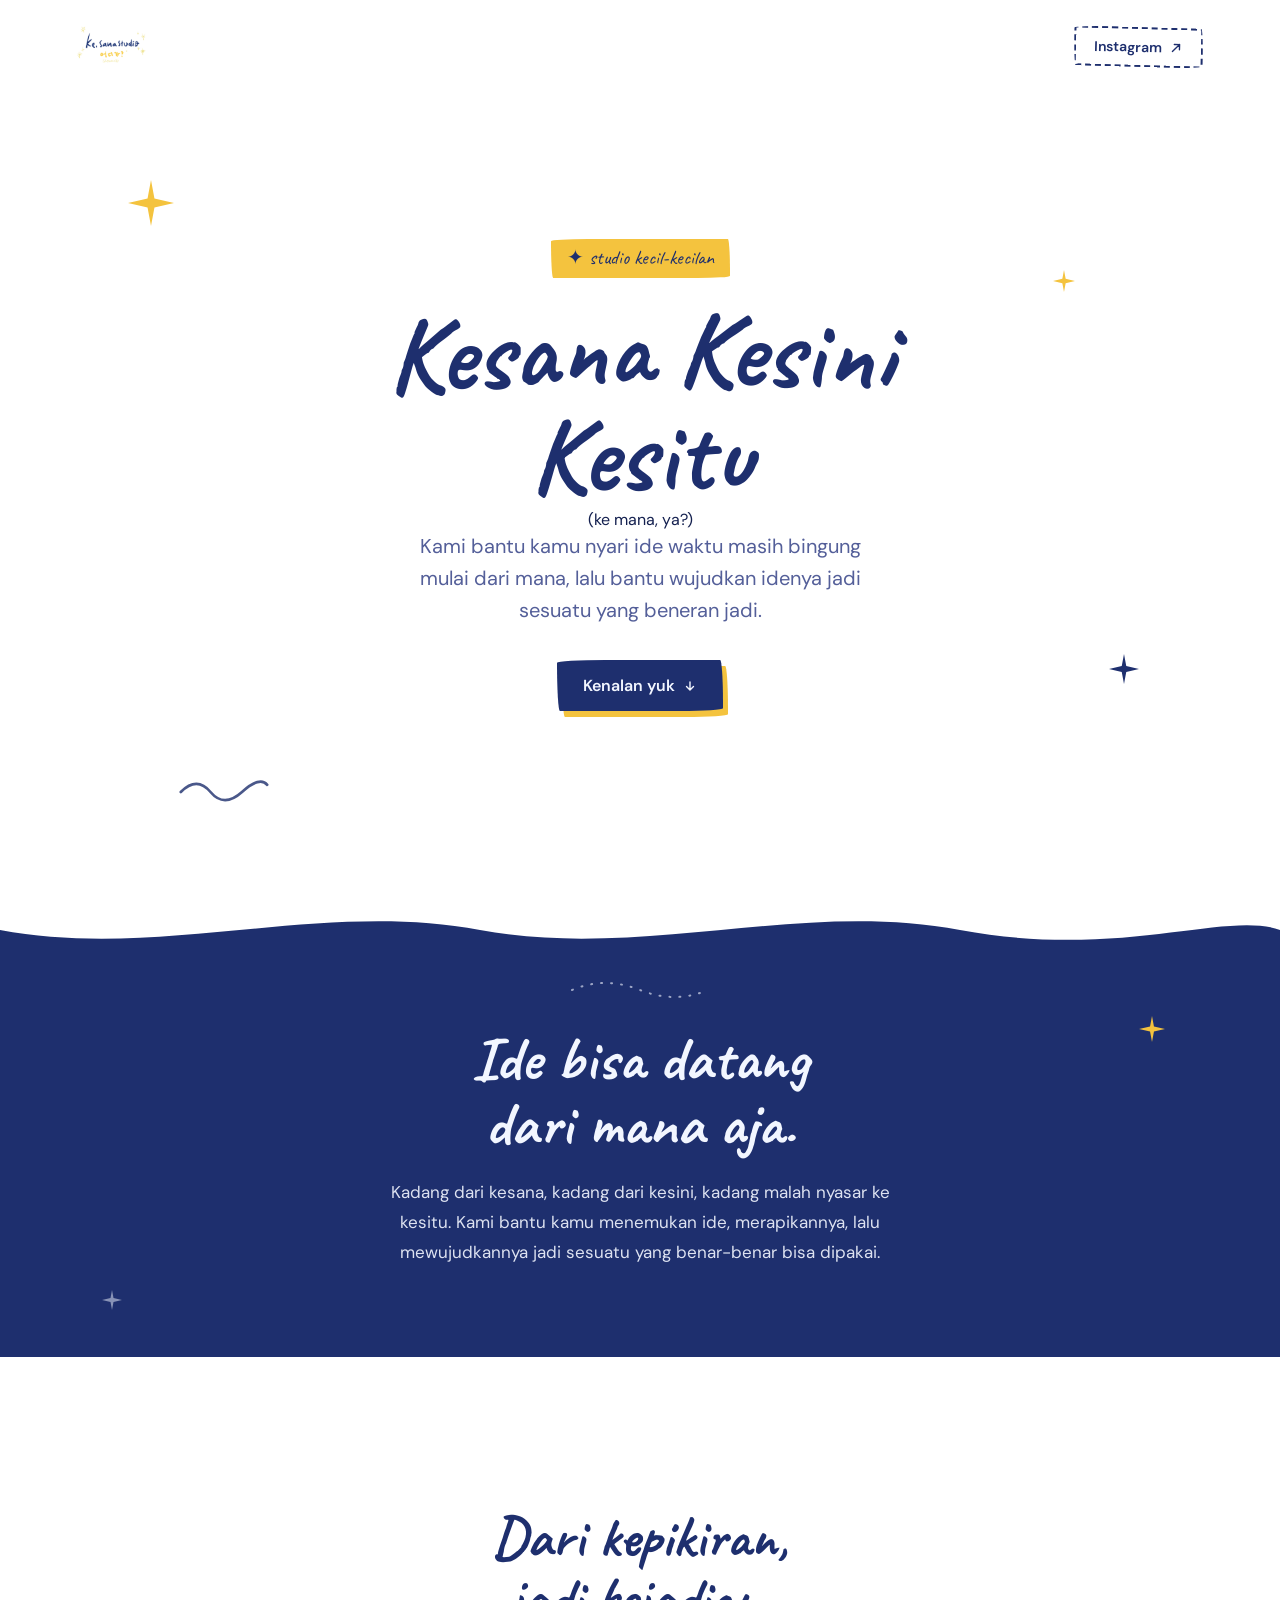
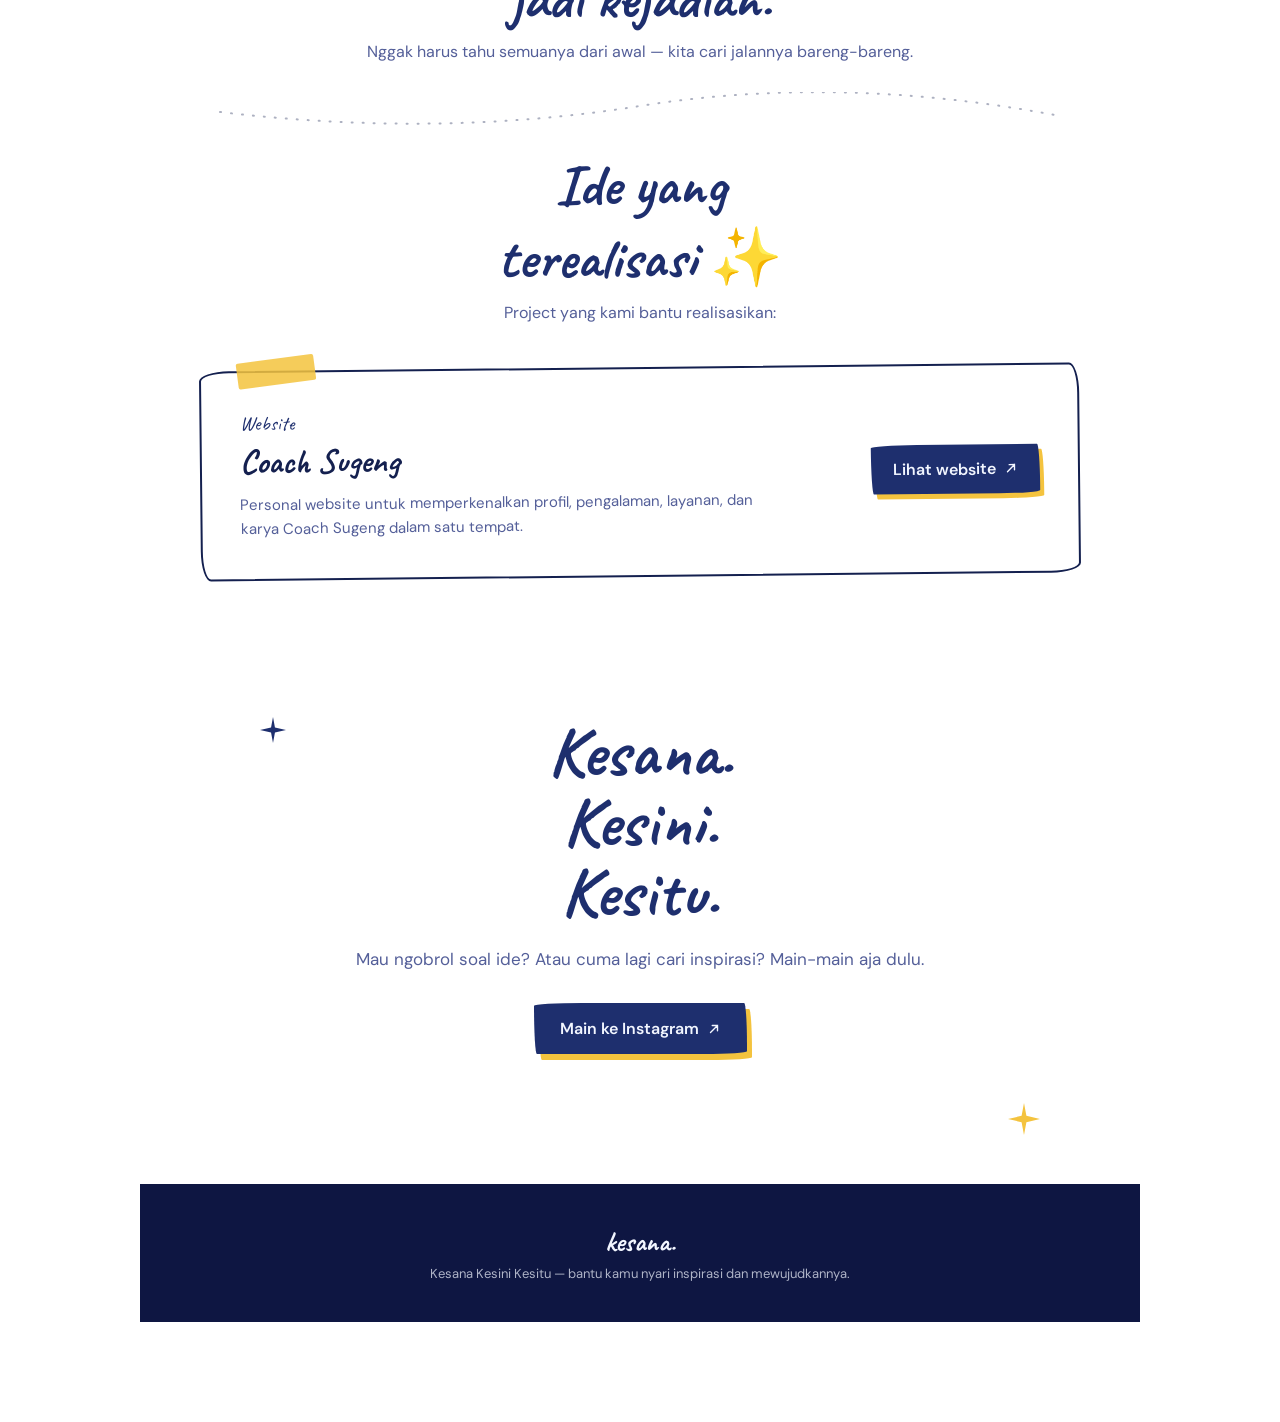
<file: index.html>
<!DOCTYPE html>
<html lang="id">
<head>
<meta charset="UTF-8">
<meta name="viewport" content="width=device-width, initial-scale=1.0">
<title>Kesana Studio — Kesana. Kesini. Kesitu.</title>
<meta name="description" content="Kesana Studio bantu kamu nyari inspirasi dan mewujudkannya jadi sesuatu yang nyata.">
<meta name="robots" content="index, follow">
<link rel="canonical" href="https://kesanastudio.site/">

<link rel="preconnect" href="https://fonts.googleapis.com">
<link rel="preconnect" href="https://fonts.gstatic.com" crossorigin>
<link href="https://fonts.googleapis.com/css2?family=Caveat:wght@500;600;700&family=DM+Sans:wght@400;500;600;700&display=swap" rel="stylesheet">

<style>
  :root {
    --bg: #FFFFFF;
    --surface: #FFFFFF;
    --ink: #14204F;
    --muted: #545F99;
    --navy: #1E2F6E;
    --navy-deep: #0E1642;
    --yellow: #F4C33E;
    --on-navy: #F2F6FF;
    --line: rgba(20, 32, 79, 0.35);
  }

  @media (prefers-color-scheme: dark) {
    :root:not([data-theme="light"]) {
      --bg: #0D1338;
      --surface: #171F52;
      --ink: #EAF0FF;
      --muted: #A7B0DE;
      --navy: #2B3D85;
      --navy-deep: #080B26;
      --on-navy: #EAF0FF;
      --line: rgba(234, 240, 255, 0.28);
    }
  }

  :root[data-theme="dark"] {
    --bg: #0D1338;
    --surface: #171F52;
    --ink: #EAF0FF;
    --muted: #A7B0DE;
    --navy: #2B3D85;
    --navy-deep: #080B26;
    --on-navy: #EAF0FF;
    --line: rgba(234, 240, 255, 0.28);
  }

  * { margin: 0; padding: 0; box-sizing: border-box; }
  html { scroll-behavior: smooth; }

  body {
    font-family: "DM Sans", sans-serif;
    background: var(--bg);
    color: var(--ink);
    overflow-x: hidden;
  }

  a { color: inherit; text-decoration: none; }
  img, svg { max-width: 100%; display: block; }

  a:focus-visible,
  button:focus-visible {
    outline: 3px solid var(--yellow);
    outline-offset: 3px;
  }

  @media (prefers-reduced-motion: reduce) {
    * { animation: none !important; transition: none !important; }
  }

  .brush { font-family: "Caveat", cursive; }

  .wrap { max-width: 1080px; margin: 0 auto; }

  /* ---------- doodle bits ---------- */

  .doodle { position: absolute; pointer-events: none; color: var(--navy); }
  .doodle.yellow { color: var(--yellow); }

  .note {
    display: inline-flex;
    align-items: center;
    gap: 8px;
    font-family: "Caveat", cursive;
    font-size: 20px;
    color: var(--navy);
    background: var(--yellow);
    padding: 6px 16px 8px;
    border-radius: 255px 15px 225px 15px / 15px 225px 15px 255px;
    transform: rotate(-2.5deg);
  }

  /* ---------- nav ---------- */

  nav {
    width: 100%;
    padding: 26px 6%;
    display: flex;
    justify-content: space-between;
    align-items: center;
    position: absolute;
    top: 0; left: 0;
    z-index: 10;
  }

  .logo img {
    height: 42px;
    display: block;
  }

  .nav-link {
    font-family: "DM Sans", sans-serif;
    font-size: 14px;
    font-weight: 600;
    color: var(--navy);
    padding: 9px 18px;
    border: 2px dashed var(--navy);
    border-radius: 255px 15px 225px 15px / 15px 225px 15px 255px;
    display: inline-flex;
    align-items: center;
    gap: 7px;
    transform: rotate(1.5deg);
    transition: transform 0.2s ease, background 0.2s ease;
    background: var(--surface);
  }
  .nav-link:hover { transform: rotate(0deg) translateY(-2px); }

  /* ---------- hero ---------- */

  .hero {
    min-height: 100vh;
    padding: 150px 6% 100px;
    display: flex;
    align-items: center;
    justify-content: center;
    position: relative;
  }

  .hero-content {
    max-width: 720px;
    text-align: center;
    position: relative;
    z-index: 2;
  }

  .hero-content > * { opacity: 0; animation: settle 0.7s ease forwards; }
  .hero-content .note { animation-delay: 0.05s; }
  .hero-content h1 { animation-delay: 0.2s; }
  .hero-content .aside { animation-delay: 0.35s; }
  .hero-content p { animation-delay: 0.5s; }
  .hero-content .hero-button { animation-delay: 0.65s; }

  @keyframes settle {
    from { opacity: 0; transform: translateY(14px); }
    to { opacity: 1; transform: translateY(0); }
  }

  .hero h1 {
    font-family: "Caveat", cursive;
    font-weight: 700;
    font-size: clamp(56px, 11vw, 108px);
    line-height: 0.95;
    color: var(--navy);
    margin: 22px 0 4px;
  }
  .hero h1 span { display: inline-block; }
  .hero h1 span:nth-child(1) { transform: rotate(-2deg); }
  .hero h1 span:nth-child(2) { transform: rotate(1.5deg); }
  .hero h1 span:nth-child(3) { transform: rotate(-1deg); }

  .hero .aside {
    font-family: "Caveat", cursive;
    font-size: clamp(24px, 4vw, 32px);
    color: var(--yellow);
    -webkit-text-stroke: 1px var(--navy);
    margin-bottom: 26px;
  }

  .hero p {
    font-size: clamp(17px, 2.2vw, 20px);
    line-height: 1.6;
    color: var(--muted);
    max-width: 480px;
    margin: 0 auto;
  }

  .hero-button {
    display: inline-flex;
    align-items: center;
    gap: 8px;
    margin-top: 34px;
    background: var(--navy);
    color: var(--on-navy);
    font-weight: 600;
    padding: 15px 26px;
    border-radius: 255px 15px 225px 15px / 15px 225px 15px 255px;
    box-shadow: 5px 6px 0 var(--yellow);
    transition: transform 0.15s ease, box-shadow 0.15s ease;
  }
  .hero-button:hover {
    transform: translate(3px, 3px);
    box-shadow: 2px 3px 0 var(--yellow);
  }

  .doodle-star { width: 34px; }
  .hero .star-a { top: 20%; left: 10%; width: 46px; }
  .hero .star-b { bottom: 24%; right: 11%; width: 30px; }
  .hero .star-c { top: 30%; right: 16%; width: 22px; }
  .hero .squiggle { bottom: 10%; left: 14%; width: 90px; opacity: 0.8; }

  /* ---------- wave dividers ---------- */

  .wave { display: block; width: 100%; line-height: 0; }
  .wave svg { width: 100%; height: 60px; }

  /* ---------- about (navy block) ---------- */

  .about {
    background: var(--navy);
    color: var(--on-navy);
    position: relative;
    padding: 20px 6% 90px;
    overflow: hidden;
  }

  .about-inner {
    max-width: 680px;
    margin: 0 auto;
    text-align: center;
    position: relative;
    z-index: 2;
  }

  .about h2 {
    font-family: "Caveat", cursive;
    font-weight: 700;
    font-size: clamp(40px, 7vw, 62px);
    line-height: 1.05;
    margin-bottom: 22px;
  }

  .about p {
    font-size: 17px;
    line-height: 1.75;
    opacity: 0.9;
    max-width: 540px;
    margin: 0 auto;
  }

  .route-line { margin: 0 auto 26px; width: 140px; }

  /* ---------- services ---------- */

  .services { background: var(--bg); padding: 90px 6% 100px; position: relative; }

  .services-inner { max-width: 1000px; margin: 0 auto; }

  .services-head { text-align: center; margin-bottom: 20px; }

  .services-head h2 {
    font-family: "Caveat", cursive;
    font-weight: 700;
    color: var(--navy);
    font-size: clamp(40px, 6vw, 58px);
    line-height: 1.05;
  }

  .services-head p {
    margin-top: 12px;
    color: var(--muted);
    font-size: 16px;
  }

  .route-desktop { display: block; margin: 30px 0 -10px; }
  .route-desktop svg { width: 100%; height: 46px; color: var(--line); }

  .cards {
    display: grid;
    grid-template-columns: repeat(3, 1fr);
    gap: 28px;
    position: relative;
    z-index: 2;
  }

  .card {
    background: var(--surface);
    border: 2px solid var(--ink);
    border-radius: 26px 8px 26px 8px / 8px 26px 8px 26px;
    padding: 30px 26px 32px;
    position: relative;
  }
  .card:nth-child(1) { transform: rotate(-1.4deg); }
  .card:nth-child(2) { transform: rotate(0.9deg); }
  .card:nth-child(3) { transform: rotate(-0.6deg); }

  .stop-badge {
    width: 40px; height: 40px;
    border: 2px solid var(--navy);
    border-radius: 50%;
    display: flex; align-items: center; justify-content: center;
    font-family: "Caveat", cursive;
    font-weight: 700;
    font-size: 20px;
    color: var(--navy);
    margin-bottom: 18px;
  }

  .card h3 {
    font-family: "Caveat", cursive;
    font-weight: 700;
    font-size: 30px;
    color: var(--navy);
    margin-bottom: 8px;
  }

  .card p { font-size: 15px; line-height: 1.65; color: var(--muted); }

  /* ---------- work ---------- */

  .work { background: var(--bg); padding: 20px 6% 110px; }

  .work-inner { max-width: 900px; margin: 0 auto; text-align: center; }

  .work h2 {
    font-family: "Caveat", cursive;
    font-weight: 700;
    color: var(--navy);
    font-size: clamp(40px, 6vw, 58px);
    margin-bottom: 8px;
  }

  .work-intro { color: var(--muted); margin-bottom: 44px; font-size: 16px; }

  .project {
    background: var(--surface);
    border: 2px solid var(--ink);
    border-radius: 30px 10px 30px 10px / 10px 30px 10px 30px;
    padding: 38px;
    display: flex;
    align-items: center;
    justify-content: space-between;
    gap: 30px;
    text-align: left;
    position: relative;
    transform: rotate(-0.6deg);
  }

  .tape {
    position: absolute;
    width: 78px; height: 26px;
    background: var(--yellow);
    opacity: 0.85;
    top: -14px; left: 36px;
    transform: rotate(-7deg);
    border-radius: 2px;
  }

  .project-info small {
    font-family: "Caveat", cursive;
    font-size: 20px;
    color: var(--navy);
  }

  .project-info h3 {
    font-family: "Caveat", cursive;
    font-weight: 700;
    font-size: 34px;
    color: var(--ink);
    margin: 4px 0 10px;
  }

  .project-info p { max-width: 520px; line-height: 1.6; color: var(--muted); font-size: 15px; }

  .project-button {
    flex-shrink: 0;
    display: inline-flex;
    align-items: center;
    gap: 8px;
    background: var(--navy);
    color: var(--on-navy);
    padding: 14px 22px;
    border-radius: 255px 15px 225px 15px / 15px 225px 15px 255px;
    font-weight: 600;
    white-space: nowrap;
    box-shadow: 4px 5px 0 var(--yellow);
    transition: transform 0.15s ease, box-shadow 0.15s ease;
  }
  .project-button:hover { transform: translate(2px, 2px); box-shadow: 2px 3px 0 var(--yellow); }

  /* ---------- cta ---------- */

  .cta { padding: 30px 6% 130px; text-align: center; position: relative; }

  .cta-inner { max-width: 620px; margin: 0 auto; position: relative; z-index: 2; }

  .cta h2 {
    font-family: "Caveat", cursive;
    font-weight: 700;
    font-size: clamp(44px, 7vw, 70px);
    line-height: 1;
    color: var(--navy);
    margin-bottom: 18px;
  }

  .cta p { font-size: 17px; line-height: 1.65; color: var(--muted); margin-bottom: 30px; }

  .instagram-button {
    display: inline-flex;
    align-items: center;
    gap: 8px;
    background: var(--navy);
    color: var(--on-navy);
    padding: 15px 26px;
    border-radius: 255px 15px 225px 15px / 15px 225px 15px 255px;
    font-weight: 600;
    box-shadow: 5px 6px 0 var(--yellow);
    transition: transform 0.15s ease, box-shadow 0.15s ease;
  }
  .instagram-button:hover { transform: translate(3px, 3px); box-shadow: 2px 3px 0 var(--yellow); }

  /* ---------- footer ---------- */

  footer {
    background: var(--navy-deep);
    color: var(--on-navy);
    padding: 40px 6%;
    text-align: center;
  }
  footer .footer-logo { font-family: "Caveat", cursive; font-weight: 700; font-size: 28px; margin-bottom: 6px; }
  footer p { font-size: 13px; opacity: 0.7; }

  /* ---------- responsive ---------- */

  @media (max-width: 800px) {
    nav { padding: 20px 5%; }
    .logo { font-size: 28px; }
    .nav-link { padding: 8px 14px; font-size: 12px; }
    .hero { padding: 140px 6% 80px; }
    .cards { grid-template-columns: 1fr; }
    .card:nth-child(1), .card:nth-child(2), .card:nth-child(3) { transform: none; }
    .route-desktop { display: none; }
    .project { flex-direction: column; align-items: flex-start; padding: 30px; }
    .project-button { width: 100%; justify-content: center; }
    .hero .star-a, .hero .star-b, .hero .star-c, .hero .squiggle { opacity: 0.5; }
  }
</style>
</head>
<body>

<nav>
  <a href="/" class="logo"><img src="[data-uri]" alt="Kesana Studio"></a>
  <a href="https://www.instagram.com/ke.sanastudio/" target="_blank" class="nav-link">
    Instagram
    <svg width="14" height="14" viewBox="0 0 24 24" fill="none" stroke="currentColor" stroke-width="2.4" stroke-linecap="round"><path d="M6 18 L18 6 M9 6 h9 v9"/></svg>
  </a>
</nav>

<section class="hero">

  <svg class="doodle star-a doodle-star yellow" viewBox="0 0 40 40" fill="currentColor"><path d="M20 0 L23 16 L40 20 L23 24 L20 40 L17 24 L0 20 L17 16 Z"/></svg>
  <svg class="doodle star-b doodle-star" viewBox="0 0 40 40" fill="currentColor"><path d="M20 0 L23 16 L40 20 L23 24 L20 40 L17 24 L0 20 L17 16 Z"/></svg>
  <svg class="doodle star-c doodle-star yellow" viewBox="0 0 40 40" fill="currentColor"><path d="M20 0 L23 16 L40 20 L23 24 L20 40 L17 24 L0 20 L17 16 Z"/></svg>
  <svg class="doodle squiggle" viewBox="0 0 100 40" fill="none" stroke="currentColor" stroke-width="3" stroke-linecap="round"><path d="M2 20 Q 20 2, 35 20 T 70 20 T 98 12"/></svg>

  <div class="hero-content">
    <span class="note">✦ studio kecil-kecilan</span>
    <h1><span>Kesana</span> <span>Kesini</span> <span>Kesitu</span></h1>
    <div class=>(ke mana, ya?)</div>
    <p>Kami bantu kamu nyari ide waktu masih bingung mulai dari mana,
    lalu bantu wujudkan idenya jadi sesuatu yang beneran jadi.</p>
    <a href="#tentang" class="hero-button">
      Kenalan yuk
      <svg width="14" height="14" viewBox="0 0 24 24" fill="none" stroke="currentColor" stroke-width="2.4" stroke-linecap="round"><path d="M12 5v14M6 13l6 6 6-6"/></svg>
    </a>
  </div>
</section>

<div class="wave">
  <svg viewBox="0 0 1200 60" preserveAspectRatio="none"><path d="M0,30 C150,60 300,0 450,30 C600,60 750,0 900,30 C1050,60 1150,10 1200,30 L1200,60 L0,60 Z" fill="var(--navy)"/></svg>
</div>

<section class="about" id="tentang">
  <svg class="doodle yellow" style="top:14%; right:9%; width:26px;" viewBox="0 0 40 40" fill="currentColor"><path d="M20 0 L23 16 L40 20 L23 24 L20 40 L17 24 L0 20 L17 16 Z"/></svg>
  <svg class="doodle" style="bottom:12%; left:8%; width:20px; color:var(--on-navy); opacity:0.5;" viewBox="0 0 40 40" fill="currentColor"><path d="M20 0 L23 16 L40 20 L23 24 L20 40 L17 24 L0 20 L17 16 Z"/></svg>

  <div class="about-inner">
    <svg class="route-line" viewBox="0 0 140 20" fill="none" stroke="var(--on-navy)" stroke-width="2" stroke-dasharray="1 9" stroke-linecap="round" opacity="0.6"><path d="M2 10 Q 35 -4, 70 10 T 138 10"/></svg>
    <h2>Ide bisa datang<br>dari mana aja.</h2>
    <p>Kadang dari kesana, kadang dari kesini, kadang malah nyasar ke kesitu.
    Kami bantu kamu menemukan ide, merapikannya, lalu mewujudkannya jadi sesuatu
    yang benar-benar bisa dipakai.</p>
  </div>
</section>

<div class="wave" style="transform: rotate(180deg);">
  <svg viewBox="0 0 1200 60" preserveAspectRatio="none"><path d="M0,30 C150,60 300,0 450,30 C600,60 750,0 900,30 C1050,60 1150,10 1200,30 L1200,60 L0,60 Z" fill="var(--bg)"/></svg>
</div>

<section class="services">
  <div class="services-inner">
    <div class="services-head">
      <h2>Dari kepikiran,<br>jadi kejadian.</h2>
      <p>Nggak harus tahu semuanya dari awal — kita cari jalannya bareng-bareng.</p>
    </div>

    <div class="route-desktop">
      <svg viewBox="0 0 1000 46" fill="none" stroke="currentColor" stroke-width="2" stroke-dasharray="1 10" stroke-linecap="round"><path d="M80 20 Q 300 46, 500 14 T 920 24"/></svg>
    </div>

<section class="work">
  <div class="work-inner">
    <h2>Ide yang<br>terealisasi ✨</h2>
    <p class="work-intro">Project yang kami bantu realisasikan:</p>

    <div class="project">
      <div class="tape"></div>
      <div class="project-info">
        <small class="brush">Website</small>
        <h3>Coach Sugeng</h3>
        <p>Personal website untuk memperkenalkan profil, pengalaman, layanan,
        dan karya Coach Sugeng dalam satu tempat.</p>
      </div>
      <a href="/profilecoachsugeng/" class="project-button">
        Lihat website
        <svg width="14" height="14" viewBox="0 0 24 24" fill="none" stroke="currentColor" stroke-width="2.4" stroke-linecap="round"><path d="M6 18 L18 6 M9 6 h9 v9"/></svg>
      </a>
    </div>
  </div>
</section>

<section class="cta">
  <svg class="doodle" style="top:6%; left:12%; width:26px;" viewBox="0 0 40 40" fill="currentColor"><path d="M20 0 L23 16 L40 20 L23 24 L20 40 L17 24 L0 20 L17 16 Z"/></svg>
  <svg class="doodle yellow" style="bottom:10%; right:10%; width:32px;" viewBox="0 0 40 40" fill="currentColor"><path d="M20 0 L23 16 L40 20 L23 24 L20 40 L17 24 L0 20 L17 16 Z"/></svg>

  <div class="cta-inner">
    <h2>Kesana.<br>Kesini.<br>Kesitu.</h2>
    <p>Mau ngobrol soal ide? Atau cuma lagi cari inspirasi? Main-main aja dulu.</p>
    <a href="https://www.instagram.com/ke.sanastudio/" target="_blank" class="instagram-button">
      Main ke Instagram
      <svg width="14" height="14" viewBox="0 0 24 24" fill="none" stroke="currentColor" stroke-width="2.4" stroke-linecap="round"><path d="M6 18 L18 6 M9 6 h9 v9"/></svg>
    </a>
  </div>
</section>

<footer>
  <div class="footer-logo">kesana.</div>
  <p>Kesana Kesini Kesitu — bantu kamu nyari inspirasi dan mewujudkannya.</p>
</footer>

</body>
</html>
</file>
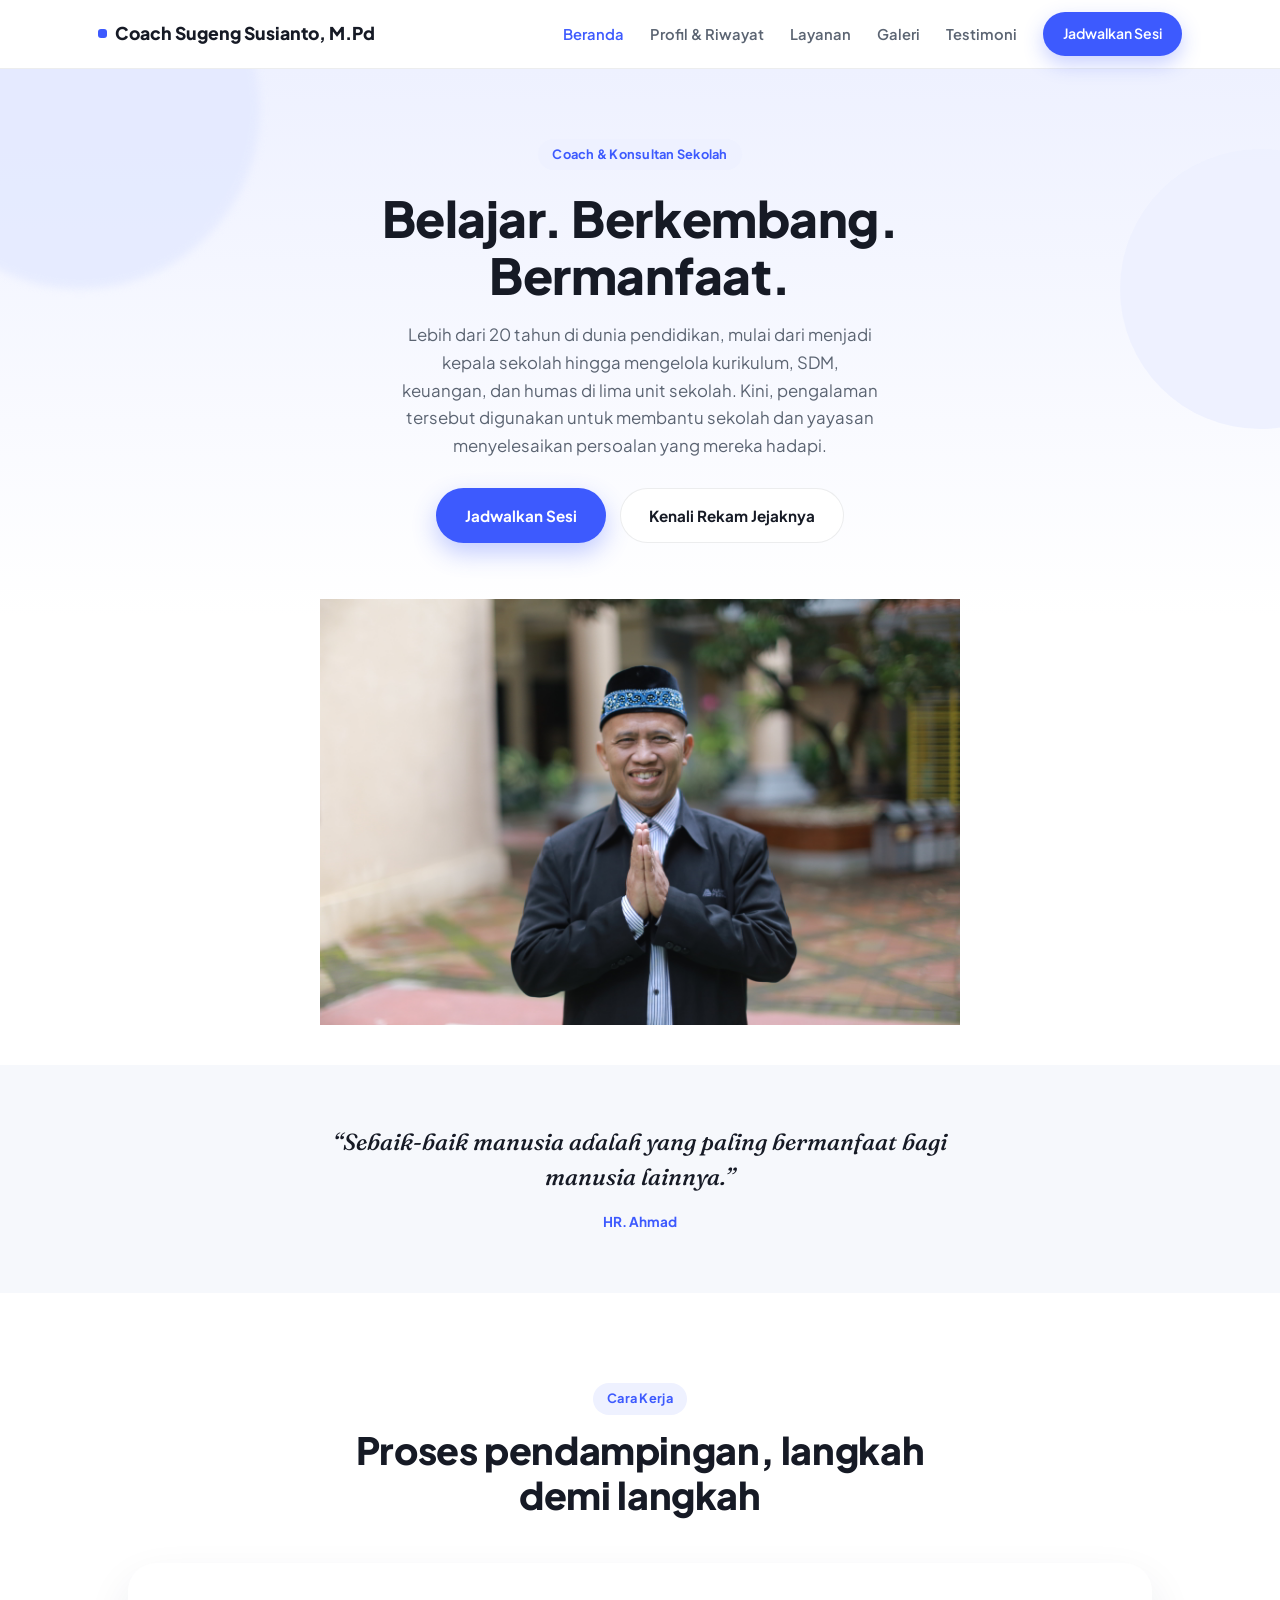
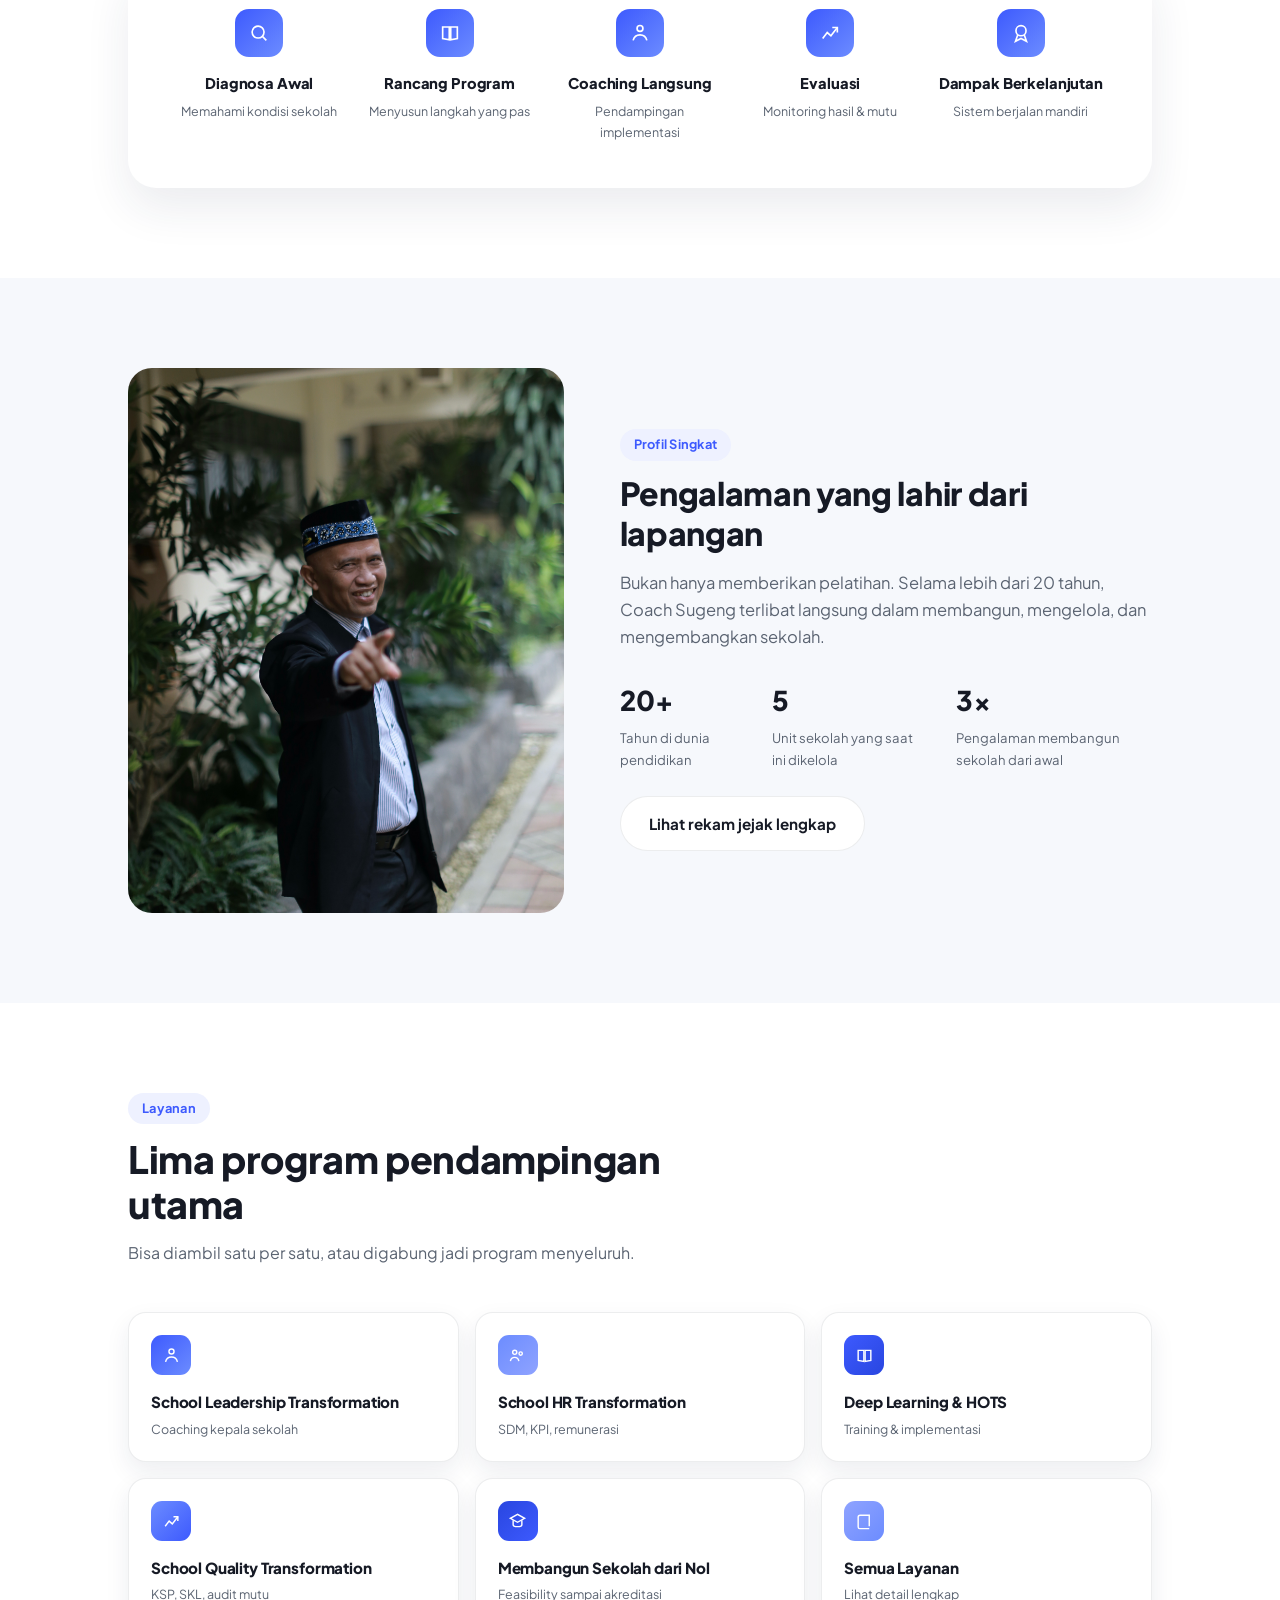
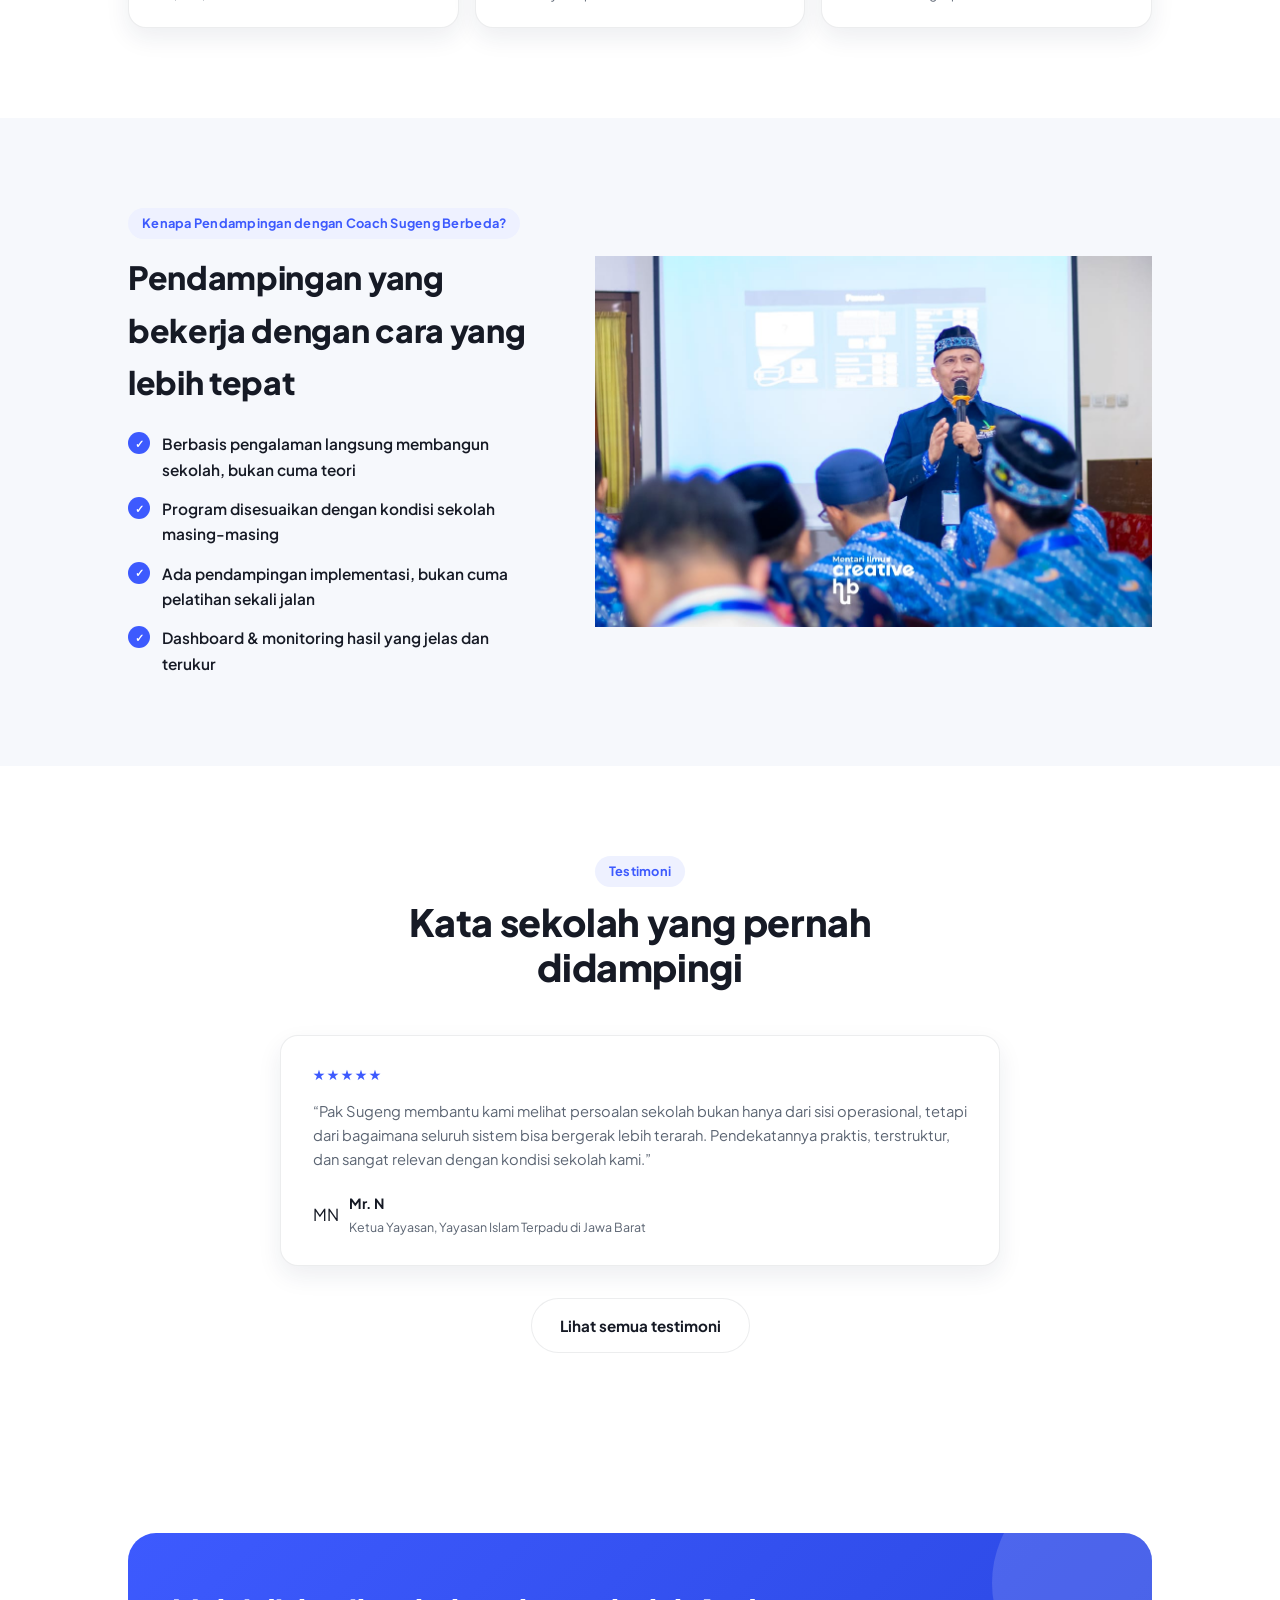
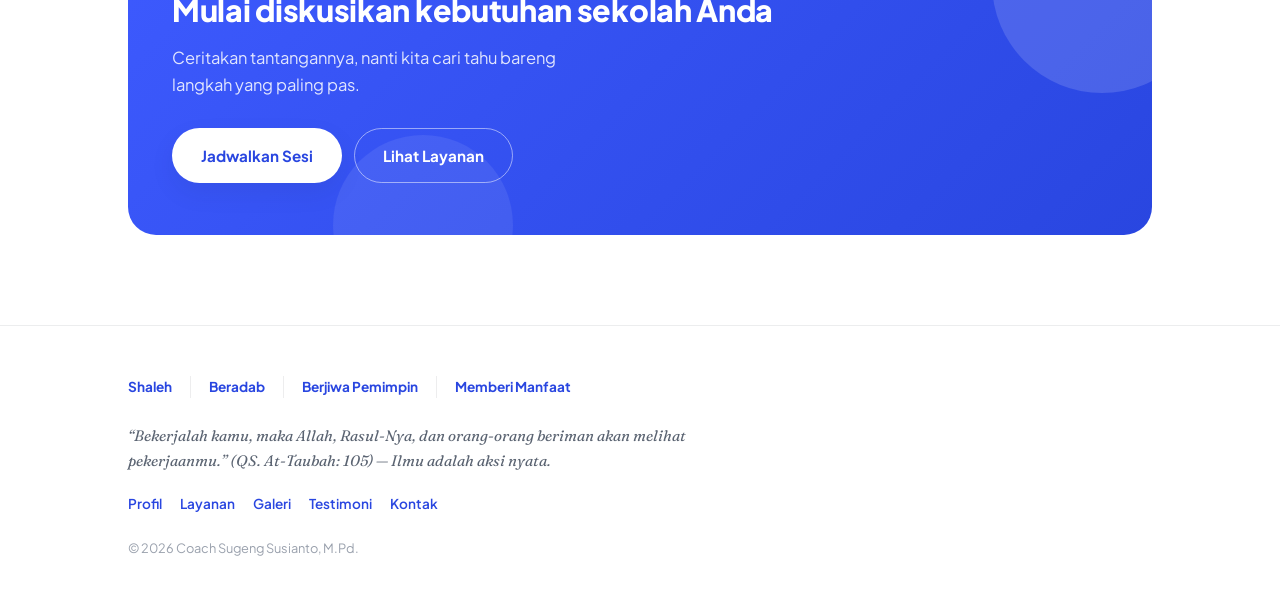
<file: profilecoachsugeng/index.html>
<!DOCTYPE html>
<html lang="id">
<head>
<meta charset="UTF-8">
<meta name="viewport" content="width=device-width, initial-scale=1.0">
<title>Sugeng Susianto, M.Pd — Coach &amp; Konsultan Sekolah</title>
<link rel="stylesheet" href="style.css">
<style>
  .hero{ position:relative; padding: 70px 0 40px; overflow:hidden; background: linear-gradient(180deg, var(--blue-pale) 0%, var(--white) 55%); }
  .hero::before{ content:""; position:absolute; top:-140px; left:-100px; width:360px; height:360px; background: var(--blue-pale-2); border-radius:50%; filter: blur(4px); opacity:.8; }
  .hero::after{ content:""; position:absolute; top:80px; right:-120px; width:280px; height:280px; background: var(--blue-pale); border-radius:50%; opacity:.9; }
  .hero .wrap{ position:relative; }
  .hero-head{ max-width: 640px; margin: 0 auto; text-align:center; }
  .hero-head .section-label{ }
  .hero-head h1{ font-size: clamp(2.1rem, 4.6vw, 3.1rem); line-height: 1.14; margin-top: 8px; }
  .hero-head h1 span{ color: var(--blue); }
  .hero-head p{ margin-top: 18px; color: var(--body-c); font-size: 1.05rem; max-width: 480px; margin-left:auto; margin-right:auto; }
  .hero-ctas{ margin-top: 28px; display:flex; gap:14px; justify-content:center; flex-wrap: wrap; }

  .hero-visual{ position:relative; max-width: 640px; margin: 56px auto 0; }
  .hero-photo-frame{ position:relative; z-index:1; border-radius: 28px; overflow:hidden; aspect-ratio: 16/10; background: var(--ink); box-shadow: var(--shadow); }
  .hero-photo-frame img{ width:100%; height:100%; object-fit:cover; object-position: center 15%; }
  .hero-photo-frame .chip{ position:absolute; top:16px; left:16px; background: rgba(0,0,0,0.45); color:#fff; font-size:.72rem; font-weight:700; padding: 6px 11px; border-radius: 100px; display:flex; align-items:center; gap:6px; }
  .hero-photo-frame .chip .dot{ width:7px; height:7px; border-radius:50%; background:#ff5b5b; }
  .float-card{ position:absolute; z-index:2; background: var(--white); border-radius: 16px; box-shadow: var(--shadow); padding: 16px 18px; }
  .float-quote{ top: -18px; left: -34px; max-width: 200px; }
  .float-quote p{ font-family:"Fraunces", serif; font-style:italic; font-size: .85rem; color: var(--ink); line-height:1.45; }
  .float-quote span{ display:block; margin-top:8px; font-size:.75rem; color: var(--blue); font-weight:700; font-style:normal; }
  .float-stat{ bottom: -22px; right: -30px; text-align:right; }
  .float-stat .num{ font-size: 1.5rem; font-weight:800; color: var(--ink); }
  .float-stat .lbl{ font-size: .78rem; color: var(--body-c); margin-top:2px; }
  @media (max-width: 720px){ .float-card{ display:none; } .hero-visual{ margin-top: 40px; } }

  .process-panel{ background: var(--white); border-radius: 28px; box-shadow: var(--shadow); padding: 46px 40px; }
  .process-row{ display:grid; grid-template-columns: repeat(5,1fr); gap: 8px; align-items:start; position:relative; }
  .process-step{ text-align:center; padding: 0 6px; }
  .process-step .icon-badge{ width:48px; height:48px; border-radius:14px; margin:0 auto 14px; background: linear-gradient(135deg, var(--blue) 0%, var(--blue-2) 100%); display:flex; align-items:center; justify-content:center; }
  .process-step svg{ width:22px; height:22px; stroke:#fff; fill:none; stroke-width:1.8; }
  .process-step h3{ font-size: .92rem; color: var(--ink); }
  .process-step p{ font-size: .78rem; color: var(--body-c); margin-top:6px; }
  .process-arrow{ position:absolute; top:22px; font-size:1.1rem; color: var(--blue-pale-2); }
  @media (max-width: 860px){ .process-row{ grid-template-columns: 1fr 1fr; gap: 28px; } .process-panel{ padding: 32px 22px; } }
  @media (max-width: 520px){ .process-row{ grid-template-columns: 1fr; } }

  .split{ display:grid; grid-template-columns: 0.9fr 1.1fr; gap: 56px; align-items:center; }
  .split-photo{ border-radius: 24px; overflow:hidden; aspect-ratio: 4/5; }
  .split-photo img{ width:100%; height:100%; object-fit:cover; object-position: center 15%; }
  .split-stats{ display:flex; gap: 34px; margin-top: 28px; }
  .split-stats .num{ font-size: 1.7rem; font-weight:800; color: var(--ink); }
  .split-stats .lbl{ font-size: .82rem; color: var(--body-c); margin-top:4px; }
  @media (max-width: 780px){ .split{ grid-template-columns: 1fr; gap: 32px; } }

  .cat-grid{ display:grid; grid-template-columns: repeat(3,1fr); gap: 16px; }
  .cat-card{ display:block; text-decoration:none; color:inherit; padding: 22px; border-radius: 18px; background: var(--white); box-shadow: var(--shadow-sm); border: 1px solid var(--rule); transition: transform .15s ease; }
  .cat-card:hover{ transform: translateY(-3px); }
  .cat-card .icon-badge{ width:40px; height:40px; border-radius:11px; margin-bottom:14px; display:flex; align-items:center; justify-content:center; }
  .cat-card svg{ width:19px; height:19px; stroke:#fff; fill:none; stroke-width:1.8; }
  .cat-card h3{ font-size: .95rem; color: var(--ink); }
  .cat-card p{ font-size: .78rem; color: var(--body-c); margin-top:4px; }
  @media (max-width: 780px){ .cat-grid{ grid-template-columns: 1fr 1fr; } }
  @media (max-width: 480px){ .cat-grid{ grid-template-columns: 1fr; } }

  .smart-grid{ display:grid; grid-template-columns: 0.85fr 1.15fr; gap: 56px; align-items:center; }
  .checklist{ list-style:none; margin: 22px 0 0; padding:0; display:flex; flex-direction:column; gap: 14px; }
  .checklist li{ display:flex; gap: 12px; font-size: .96rem; color: var(--ink); font-weight:600; }
  .checklist li::before{ content:"✓"; width:22px; height:22px; border-radius:50%; background: var(--blue); color:#fff; font-size:.7rem; display:flex; align-items:center; justify-content:center; flex-shrink:0; margin-top:1px; }
  .mock{ background: var(--white); border-radius: 24px; box-shadow: var(--shadow); padding: 22px; }
  .mock-topbar{ display:flex; gap:6px; margin-bottom:16px; }
  .mock-topbar span{ width:9px; height:9px; border-radius:50%; background: var(--rule); }
  .mock-bar{ height: 12px; border-radius: 6px; background: var(--blue-pale); margin-bottom:10px; }
  .mock-bar.short{ width: 55%; }
  .mock-bar.blue{ background: var(--blue); width:35%; }
  .mock-row{ display:flex; gap:10px; margin-top:18px; }
  .mock-tile{ flex:1; aspect-ratio:1; border-radius:14px; background: var(--blue-pale); }
  .mock-tile.dark{ background: linear-gradient(135deg, var(--blue) 0%, var(--blue-2) 100%); }
  @media (max-width: 780px){ .smart-grid{ grid-template-columns: 1fr; gap: 32px; } }

  .test-grid{
  display:flex;
  justify-content:center;
}

.test-card{
  width:100%;
  max-width:720px;
  border-radius:18px;
  background:var(--white);
  box-shadow:var(--shadow-sm);
  border:1px solid var(--rule);
  padding:28px 32px;
}

.test-stars{
  color:var(--blue);
  font-size:.85rem;
  letter-spacing:2px;
}

.test-card p.body{
  margin-top:12px;
  color:var(--body-c);
  font-size:.92rem;
  line-height:1.65;
}

.test-who{
  display:flex;
  align-items:center;
  gap:10px;
  margin-top:20px;
}

.test-who .name{
  font-size:.88rem;
  font-weight:700;
  color:var(--ink);
}
</style>
</head>
<body>

<nav>
  <div class="wrap">
    <a href="index.html" class="brand">Coach Sugeng Susianto, M.Pd</a>
    <div class="navlinks">
      <a href="index.html" class="active">Beranda</a>
      <a href="profil.html">Profil &amp; Riwayat</a>
      <a href="layanan.html">Layanan</a>
      <a href="galeri.html">Galeri</a>
      <a href="testimoni.html">Testimoni</a>
      <a href="kontak.html" class="navcta">Jadwalkan Sesi</a>
    </div>
  </div>
</nav>

<header class="hero">
  <div class="wrap">
    <div class="hero-head">
      <div class="section-label">Coach &amp; Konsultan Sekolah</div>
      <h1>Belajar. Berkembang. Bermanfaat.</span></h1>
      <p>Lebih dari 20 tahun di dunia pendidikan, mulai dari menjadi kepala sekolah hingga mengelola kurikulum, SDM, keuangan, dan humas di lima unit sekolah. Kini, pengalaman tersebut digunakan untuk membantu sekolah dan yayasan menyelesaikan persoalan yang mereka hadapi.</p>
      <div class="hero-ctas">
        <a href="kontak.html" class="btn btn-gold">Jadwalkan Sesi</a>
        <a href="profil.html" class="btn btn-ghost">Kenali Rekam Jejaknya</a>
      </div>
    </div>

    <div class="hero-visual">
        <img src="assets/foto-pak-sugeng.jpg" alt="Coach Sugeng Susianto, M.Pd">
      </div>
  </div>
</header>

<div class="quote-strip">
  <div class="wrap">
    <blockquote>“Sebaik-baik manusia adalah yang paling bermanfaat bagi manusia lainnya.”</blockquote>
    <cite>HR. Ahmad</cite>
  </div>
</div>

<section>
  <div class="wrap">
    <div class="section-head center" style="margin-left:auto;margin-right:auto;text-align:center;">
      <div class="section-label">Cara Kerja</div>
      <h2>Proses pendampingan, langkah demi langkah</h2>
    </div>
    <div class="process-panel">
      <div class="process-row">
        <div class="process-step">
          <div class="icon-badge"><svg viewBox="0 0 24 24"><circle cx="11" cy="11" r="6.5"/><path d="M20 20l-4-4"/></svg></div>
          <h3>Diagnosa Awal</h3>
          <p>Memahami kondisi sekolah</p>
        </div>
        <div class="process-step">
          <div class="icon-badge"><svg viewBox="0 0 24 24"><path d="M4 5.5h7.2v14L4 18.2z"/><path d="M20 5.5h-7.2v14L20 18.2z"/></svg></div>
          <h3>Rancang Program</h3>
          <p>Menyusun langkah yang pas</p>
        </div>
        <div class="process-step">
          <div class="icon-badge"><svg viewBox="0 0 24 24"><circle cx="12" cy="7" r="3.2"/><path d="M4.5 20c1-4 4-6 7.5-6s6.5 2 7.5 6"/></svg></div>
          <h3>Coaching Langsung</h3>
          <p>Pendampingan implementasi</p>
        </div>
        <div class="process-step">
          <div class="icon-badge"><svg viewBox="0 0 24 24"><path d="M4 18 9 11.5 13 15 20 6"/><path d="M14.5 6H20v5.5"/></svg></div>
          <h3>Evaluasi</h3>
          <p>Monitoring hasil &amp; mutu</p>
        </div>
        <div class="process-step">
          <div class="icon-badge"><svg viewBox="0 0 24 24"><path d="M12 15c3 0 5.5-2.2 5.5-5.5S15 4 12 4 6.5 6.2 6.5 9.5 9 15 12 15Z"/><path d="M8.5 14 6 21l6-3 6 3-2.5-7"/></svg></div>
          <h3>Dampak Berkelanjutan</h3>
          <p>Sistem berjalan mandiri</p>
        </div>
      </div>
    </div>
  </div>
</section>

<section style="background: var(--surface);">
  <div class="wrap">
    <div class="split">
      <div class="split-photo"><img src="assets/fotojari-pak-sugeng.jpg" alt="Coach Sugeng Susianto, M.Pd"></div>
      <div>
        <div class="section-label">Profil Singkat</div>
        <h2 style="font-size: clamp(1.5rem,3vw,2rem); line-height:1.25;">Pengalaman yang lahir dari lapangan</h2>
        <p style="margin-top:16px; color: var(--body-c);">Bukan hanya memberikan pelatihan. Selama lebih dari 20 tahun, Coach Sugeng terlibat langsung dalam membangun, mengelola, dan mengembangkan sekolah.</p>
        <div class="split-stats">
          <div><div class="num">20+</div><div class="lbl">Tahun di dunia pendidikan</div></div>
          <div><div class="num">5</div><div class="lbl">Unit sekolah yang saat ini dikelola</div></div>
          <div><div class="num">3x</div><div class="lbl">Pengalaman membangun sekolah dari awal</div></div>
        </div>
        <a href="profil.html" class="btn btn-ghost dark" style="margin-top:26px;">Lihat rekam jejak lengkap</a>
      </div>
    </div>
  </div>
</section>

<section>
  <div class="wrap">
    <div class="section-head">
      <div class="section-label">Layanan</div>
      <h2>Lima program pendampingan utama</h2>
      <p>Bisa diambil satu per satu, atau digabung jadi program menyeluruh.</p>
    </div>
    <div class="cat-grid">
      <a class="cat-card" href="layanan.html">
        <div class="icon-badge" style="background: linear-gradient(135deg, var(--blue) 0%, var(--blue-2) 100%);"><svg viewBox="0 0 24 24"><circle cx="12" cy="7" r="3.2"/><path d="M4.5 20c1-4 4-6 7.5-6s6.5 2 7.5 6"/></svg></div>
        <h3>School Leadership Transformation</h3>
        <p>Coaching kepala sekolah</p>
      </a>
      <a class="cat-card" href="layanan.html">
        <div class="icon-badge" style="background: linear-gradient(135deg, #6c8cff 0%, #8fa3ff 100%);"><svg viewBox="0 0 24 24"><circle cx="8.5" cy="8" r="2.6"/><circle cx="16" cy="9.5" r="2.1"/><path d="M3 19c.7-3 3-4.6 5.5-4.6S13 16 13.7 19"/></svg></div>
        <h3>School HR Transformation</h3>
        <p>SDM, KPI, remunerasi</p>
      </a>
      <a class="cat-card" href="layanan.html">
        <div class="icon-badge" style="background: linear-gradient(135deg, #3d5afe 0%, #2946e0 100%);"><svg viewBox="0 0 24 24"><path d="M4 5.5h7.2v14L4 18.2z"/><path d="M20 5.5h-7.2v14L20 18.2z"/></svg></div>
        <h3>Deep Learning &amp; HOTS</h3>
        <p>Training &amp; implementasi</p>
      </a>
      <a class="cat-card" href="layanan.html">
        <div class="icon-badge" style="background: linear-gradient(135deg, #6c8cff 0%, #3d5afe 100%);"><svg viewBox="0 0 24 24"><path d="M4 18 9 11.5 13 15 20 6"/><path d="M14.5 6H20v5.5"/></svg></div>
        <h3>School Quality Transformation</h3>
        <p>KSP, SKL, audit mutu</p>
      </a>
      <a class="cat-card" href="layanan.html">
        <div class="icon-badge" style="background: linear-gradient(135deg, #2946e0 0%, #3d5afe 100%);"><svg viewBox="0 0 24 24"><path d="M12 3 3 8l9 5 9-5z"/><path d="M6.5 10.5V16c0 1.4 2.5 2.5 5.5 2.5s5.5-1.1 5.5-2.5v-5.5"/></svg></div>
        <h3>Membangun Sekolah dari Nol</h3>
        <p>Feasibility sampai akreditasi</p>
      </a>
      <a class="cat-card" href="layanan.html">
        <div class="icon-badge" style="background: linear-gradient(135deg, #8fa3ff 0%, #6c8cff 100%);"><svg viewBox="0 0 24 24"><path d="M4 19V6.5A2.5 2.5 0 0 1 6.5 4H18v14"/><path d="M4 19a2 2 0 0 0 2 2h12"/></svg></div>
        <h3>Semua Layanan</h3>
        <p>Lihat detail lengkap</p>
      </a>
    </div>
  </div>
</section>
<section style="background: var(--surface);">
  <div class="wrap">
    <div class="smart-grid">

      <!-- KOLOM KIRI -->
      <div>
        <div class="section-label">Kenapa Pendampingan dengan Coach Sugeng Berbeda?</div>

        <h2 style="font-size: clamp(1.5rem,3vw,2rem);">
          Pendampingan yang bekerja dengan cara yang lebih tepat
        </h2>

        <ul class="checklist">
          <li>Berbasis pengalaman langsung membangun sekolah, bukan cuma teori</li>
          <li>Program disesuaikan dengan kondisi sekolah masing-masing</li>
          <li>Ada pendampingan implementasi, bukan cuma pelatihan sekali jalan</li>
          <li>Dashboard &amp; monitoring hasil yang jelas dan terukur</li>
        </ul>
      </div>

      <!-- KOLOM KANAN -->
      <div class="smart-photo">
        <img src="assets/mic-pak-sugeng.jpg">
      </div>

    </div>
  </div>
</section>

<section>
  <div class="wrap">

    <div class="section-head center" style="margin-left:auto;margin-right:auto;text-align:center;">
      <div class="section-label">Testimoni</div>
      <h2>Kata sekolah yang pernah didampingi</h2>
    </div>

    <div class="test-grid">

      <div class="test-card">

        <div class="test-stars">★★★★★</div>

        <p class="body">
          “Pak Sugeng membantu kami melihat persoalan sekolah bukan hanya
          dari sisi operasional, tetapi dari bagaimana seluruh sistem bisa
          bergerak lebih terarah. Pendekatannya praktis, terstruktur, dan
          sangat relevan dengan kondisi sekolah kami.”
        </p>

        <div class="test-who">
          <div class="avatar">MN</div>

          <div>
            <div class="name">Mr. N</div>
            <div style="font-size:.78rem;color:var(--body-c);margin-top:2px;">
              Ketua Yayasan, Yayasan Islam Terpadu di Jawa Barat
            </div>
          </div>
        </div>

      </div>

    </div>

    <div style="text-align:center; margin-top:32px;">
      <a href="testimoni.html" class="btn btn-ghost dark">
        Lihat semua testimoni
      </a>
    </div>

  </div>
</section>
<section>
  <div class="wrap">
    <div class="cta-banner">
      <div class="inner">
        <div>
          <h2>Mulai diskusikan kebutuhan sekolah Anda</h2>
          <p>Ceritakan tantangannya, nanti kita cari tahu bareng langkah yang paling pas.</p>
        </div>
        <div class="btns">
          <a href="kontak.html" class="btn btn-white">Jadwalkan Sesi</a>
          <a href="layanan.html" class="btn btn-outline-white">Lihat Layanan</a>
        </div>
      </div>
    </div>
  </div>
</section>

<footer>
  <div class="wrap">
    <div class="values-row"><span>Shaleh</span><span>Beradab</span><span>Berjiwa Pemimpin</span><span>Memberi Manfaat</span></div>
    <p class="closing">“Bekerjalah kamu, maka Allah, Rasul-Nya, dan orang-orang beriman akan melihat pekerjaanmu.” (QS. At-Taubah: 105) — Ilmu adalah aksi nyata.</p>
    <div class="foot-links"><a href="profil.html">Profil</a><a href="layanan.html">Layanan</a><a href="galeri.html">Galeri</a><a href="testimoni.html">Testimoni</a><a href="kontak.html">Kontak</a></div>
    <p class="copy">© 2026 Coach Sugeng Susianto, M.Pd.</p>
  </div>
</footer>

</body>
</html>
</file>
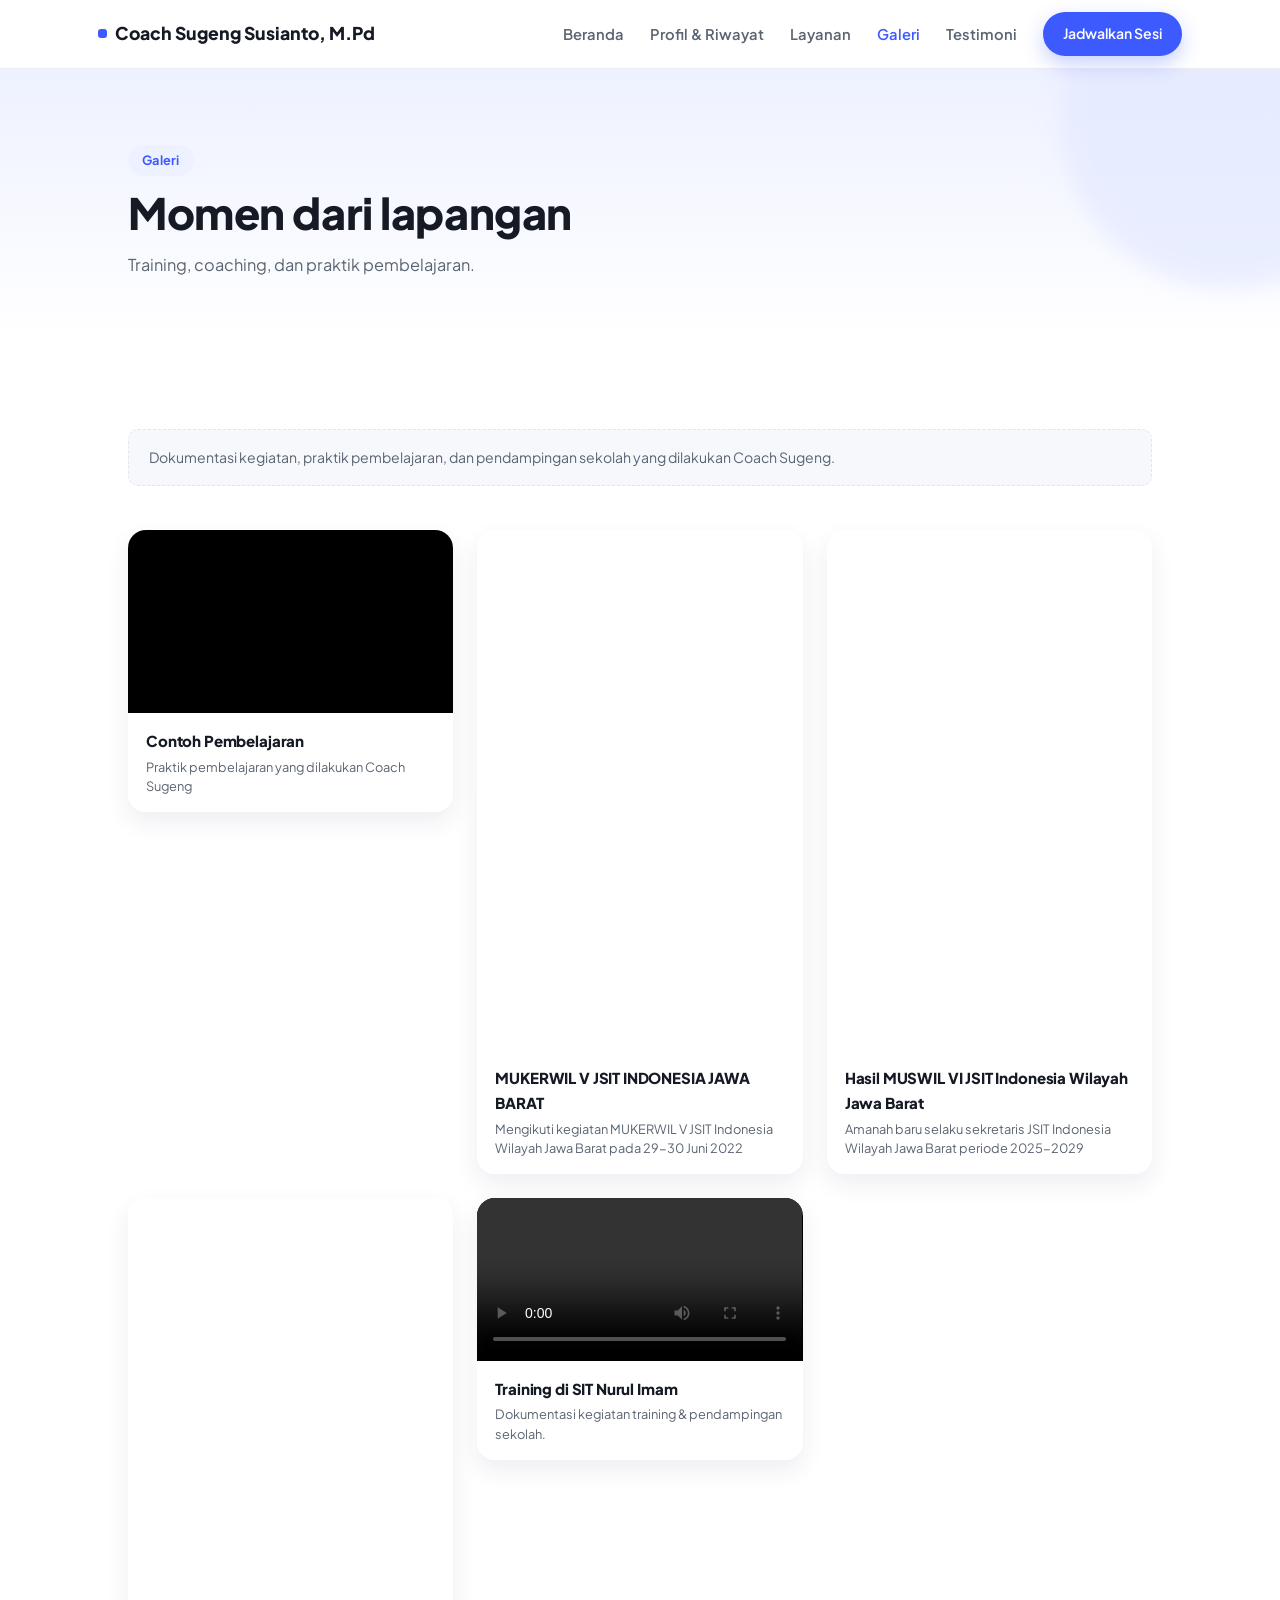
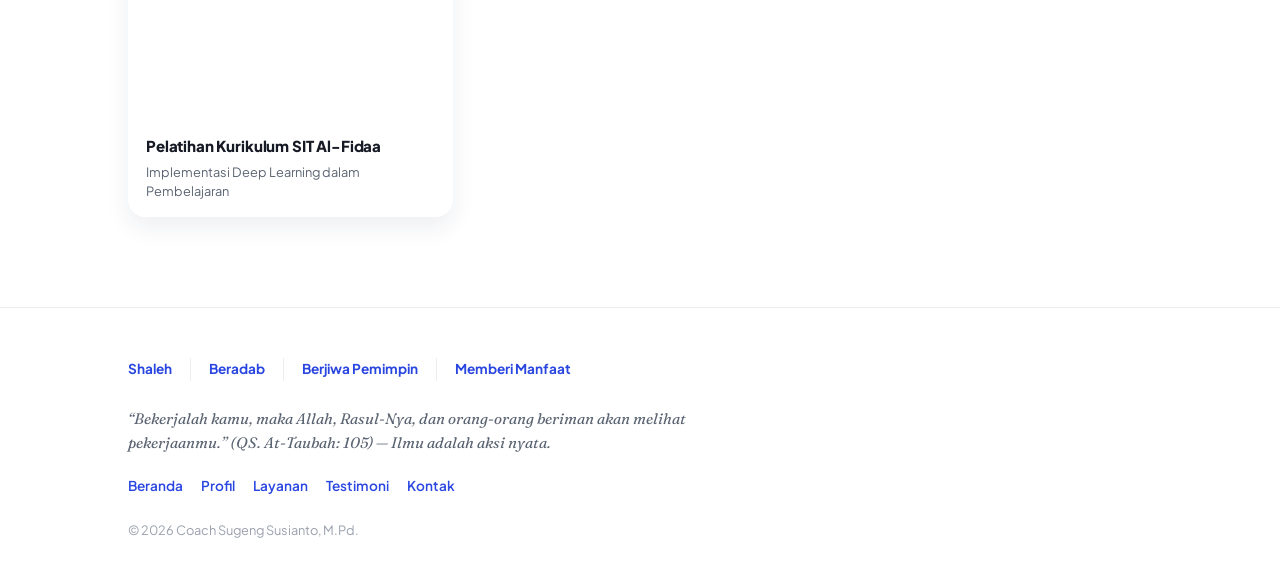
<file: profilecoachsugeng/galeri.html>
<!DOCTYPE html>
<html lang="id">
<head>
<meta charset="UTF-8">
<meta name="viewport" content="width=device-width, initial-scale=1.0">

<title>Galeri Kegiatan — Coach Sugeng Susianto, M.Pd</title>

<link rel="stylesheet" href="style.css">

<style>

  /* ================================
     GALERI INTRO
  ================================= */

  .gal-note{
    background: var(--surface);
    border: 1px dashed var(--rule);
    border-radius: 10px;
    padding: 16px 20px;
    font-size: .88rem;
    color: var(--body-c);
    margin-bottom: 44px;
  }


  /* ================================
     GALERI GRID
  ================================= */

  .gal-grid{
    display:grid;
    grid-template-columns:repeat(3, 1fr);
    gap:24px;
    align-items:start;
  }

  .gal-tile{
    border-radius:18px;
    overflow:hidden;
    background:var(--white);
    box-shadow:var(--shadow-sm);
  }


  /* ================================
     PLACEHOLDER ART
  ================================= */

  .gal-tile .art{
    aspect-ratio:4/3;
    display:flex;
    align-items:center;
    justify-content:center;
    background:
      linear-gradient(
        135deg,
        var(--blue-deep) 0%,
        var(--ink) 100%
      );
  }

  .gal-tile svg{
    width:46%;
    height:46%;
    stroke:var(--blue-2);
    fill:none;
    stroke-width:1.3;
  }


  /* ================================
     CAPTION
  ================================= */

  .gal-tile .cap{
    padding:16px 18px;
    background:var(--white);
  }

  .gal-tile .cap h3{
    font-size:.94rem;
    color:var(--ink);
    margin:0;
  }

  .gal-tile .cap p{
    font-size:.8rem;
    line-height:1.5;
    color:var(--body-c);
    margin-top:4px;
  }


  /* ================================
     YOUTUBE
  ================================= */

  .video-wrap{
    width:100%;
    aspect-ratio:16/9;
    background:#000;
    overflow:hidden;
  }

  .video-wrap iframe{
    width:100%;
    height:100%;
    border:0;
    display:block;
  }


  /* ================================
     MP4
     Mengikuti rasio asli video
     supaya TIDAK TER-CROP
  ================================= */

  .gal-video{
    width:100%;
    height:auto;
    display:block;
    background:#000;
  }


  /* ================================
     INSTAGRAM
  ================================= */

  .ig-embed{
    width:100%;
    height:520px;
    overflow:hidden;
    background:#fff;
  }

  .ig-embed iframe{
    width:100%;
    height:100%;
    border:0;
    display:block;
  }


  /* ================================
     RESPONSIVE
  ================================= */

  @media (max-width:860px){

    .gal-grid{
      grid-template-columns:repeat(2, 1fr);
    }

    .ig-embed{
      height:500px;
    }

  }


  @media (max-width:560px){

    .gal-grid{
      grid-template-columns:1fr;
    }

    .ig-embed{
      height:520px;
    }

  }

</style>

</head>


<body>


<!-- ================================
     NAVIGATION
================================= -->

<nav>
  <div class="wrap">

    <a href="index.html" class="brand">
      Coach Sugeng Susianto, M.Pd
    </a>

    <div class="navlinks">

      <a href="index.html">
        Beranda
      </a>

      <a href="profil.html">
        Profil &amp; Riwayat
      </a>

      <a href="layanan.html">
        Layanan
      </a>

      <a href="galeri.html" class="active">
        Galeri
      </a>

      <a href="testimoni.html">
        Testimoni
      </a>

      <a href="kontak.html" class="navcta">
        Jadwalkan Sesi
      </a>

    </div>

  </div>
</nav>



<!-- ================================
     PAGE HERO
================================= -->

<header class="page-hero">

  <div class="wrap">

    <div class="section-label">
      Galeri
    </div>

    <h1>
      Momen dari lapangan
    </h1>

    <p>
      Training, coaching, dan praktik pembelajaran.
    </p>

  </div>

</header>



<!-- ================================
     CONTENT
================================= -->

<section>

  <div class="wrap">


    <div class="gal-note">

      Dokumentasi kegiatan, praktik pembelajaran,
      dan pendampingan sekolah yang dilakukan Coach Sugeng.

    </div>



    <div class="gal-grid">


      <!-- =================================
           YOUTUBE
      ================================== -->

      <div class="gal-tile">

        <div class="video-wrap">

          <iframe
            src="https://www.youtube.com/embed/Gqgc6m437qk?si=m65TYwjLanOi4ZPc"
            title="Pembelajaran Mendalam (PM) IPAS Kls 3 SD (Sumber-sumber Energi)"
            allow="accelerometer; autoplay; clipboard-write; encrypted-media; gyroscope; picture-in-picture; web-share"
            referrerpolicy="strict-origin-when-cross-origin"
            allowfullscreen>
          </iframe>

        </div>

        <div class="cap">

          <h3>
            Contoh Pembelajaran
          </h3>

          <p>
            Praktik pembelajaran yang dilakukan Coach Sugeng
          </p>

        </div>

      </div>



      <!-- =================================
           INSTAGRAM POST 1
      ================================== -->

      <div class="gal-tile">

        <div class="ig-embed">

          <iframe
            src="https://www.instagram.com/p/CfaqRqGrpEf/embed"
            title="Instagram Post"
            frameborder="0"
            scrolling="no"
            allowtransparency="true"
            allow="encrypted-media">
          </iframe>

        </div>

        <div class="cap">

          <h3>
            MUKERWIL V JSIT INDONESIA JAWA BARAT
          </h3>

          <p>
            Mengikuti kegiatan MUKERWIL V JSIT Indonesia Wilayah Jawa Barat pada 29-30 Juni 2022
          </p>

        </div>

      </div>



      <!-- =================================
           INSTAGRAM POST 2
      ================================== -->

      <div class="gal-tile">

        <div class="ig-embed">

          <iframe
            src="https://www.instagram.com/p/DS08ChvknRS/embed"
            title="Instagram Post"
            frameborder="0"
            scrolling="no"
            allowtransparency="true"
            allow="encrypted-media">
          </iframe>

        </div>

        <div class="cap">

          <h3>
            Hasil MUSWIL VI JSIT Indonesia Wilayah Jawa Barat
          </h3>

          <p>
            Amanah baru selaku sekretaris JSIT Indonesia Wilayah Jawa Barat periode 2025-2029
          </p>

        </div>

      </div>



      <!-- =================================
           INSTAGRAM REELS
      ================================== -->

      <div class="gal-tile">

        <div class="ig-embed">

          <iframe
  src="https://www.instagram.com/reel/DJLV7TzJw_c/embed"
  title="Instagram Reel"
  frameborder="0"
  scrolling="no"
  allowtransparency="true"
  allow="encrypted-media">
          </iframe>

        </div>

        <div class="cap">

          <h3>
            Pelatihan Kurikulum SIT Al-Fidaa
          </h3>

          <p>
            Implementasi Deep Learning dalam Pembelajaran
          </p>

        </div>

      </div>



      <!-- =================================
           VIDEO NURUL IMAM
      ================================== -->

      <div class="gal-tile">

        <video
          class="gal-video"
          controls
          playsinline>

          <source
            src="assets/nurulimam.mp4"
            type="video/mp4">

          Browser Anda tidak mendukung pemutaran video.

        </video>

        <div class="cap">

          <h3>
            Training di SIT Nurul Imam
          </h3>

          <p>
            Dokumentasi kegiatan training &amp;
            pendampingan sekolah.
          </p>

        </div>

      </div>


    </div>

  </div>

</section>



<!-- ================================
     FOOTER
================================= -->

<footer>

  <div class="wrap">


    <div class="values-row">

      <span>
        Shaleh
      </span>

      <span>
        Beradab
      </span>

      <span>
        Berjiwa Pemimpin
      </span>

      <span>
        Memberi Manfaat
      </span>

    </div>


    <p class="closing">

      “Bekerjalah kamu, maka Allah, Rasul-Nya, dan orang-orang beriman akan melihat pekerjaanmu.”

      (QS. At-Taubah: 105) — Ilmu adalah aksi nyata.

    </p>


    <div class="foot-links">

      <a href="index.html">
        Beranda
      </a>

      <a href="profil.html">
        Profil
      </a>

      <a href="layanan.html">
        Layanan
      </a>

      <a href="testimoni.html">
        Testimoni
      </a>

      <a href="kontak.html">
        Kontak
      </a>

    </div>

    <p class="copy">
      © 2026 Coach Sugeng Susianto, M.Pd.
    </p>


  </div>

</footer>


</body>
</html>
</file>
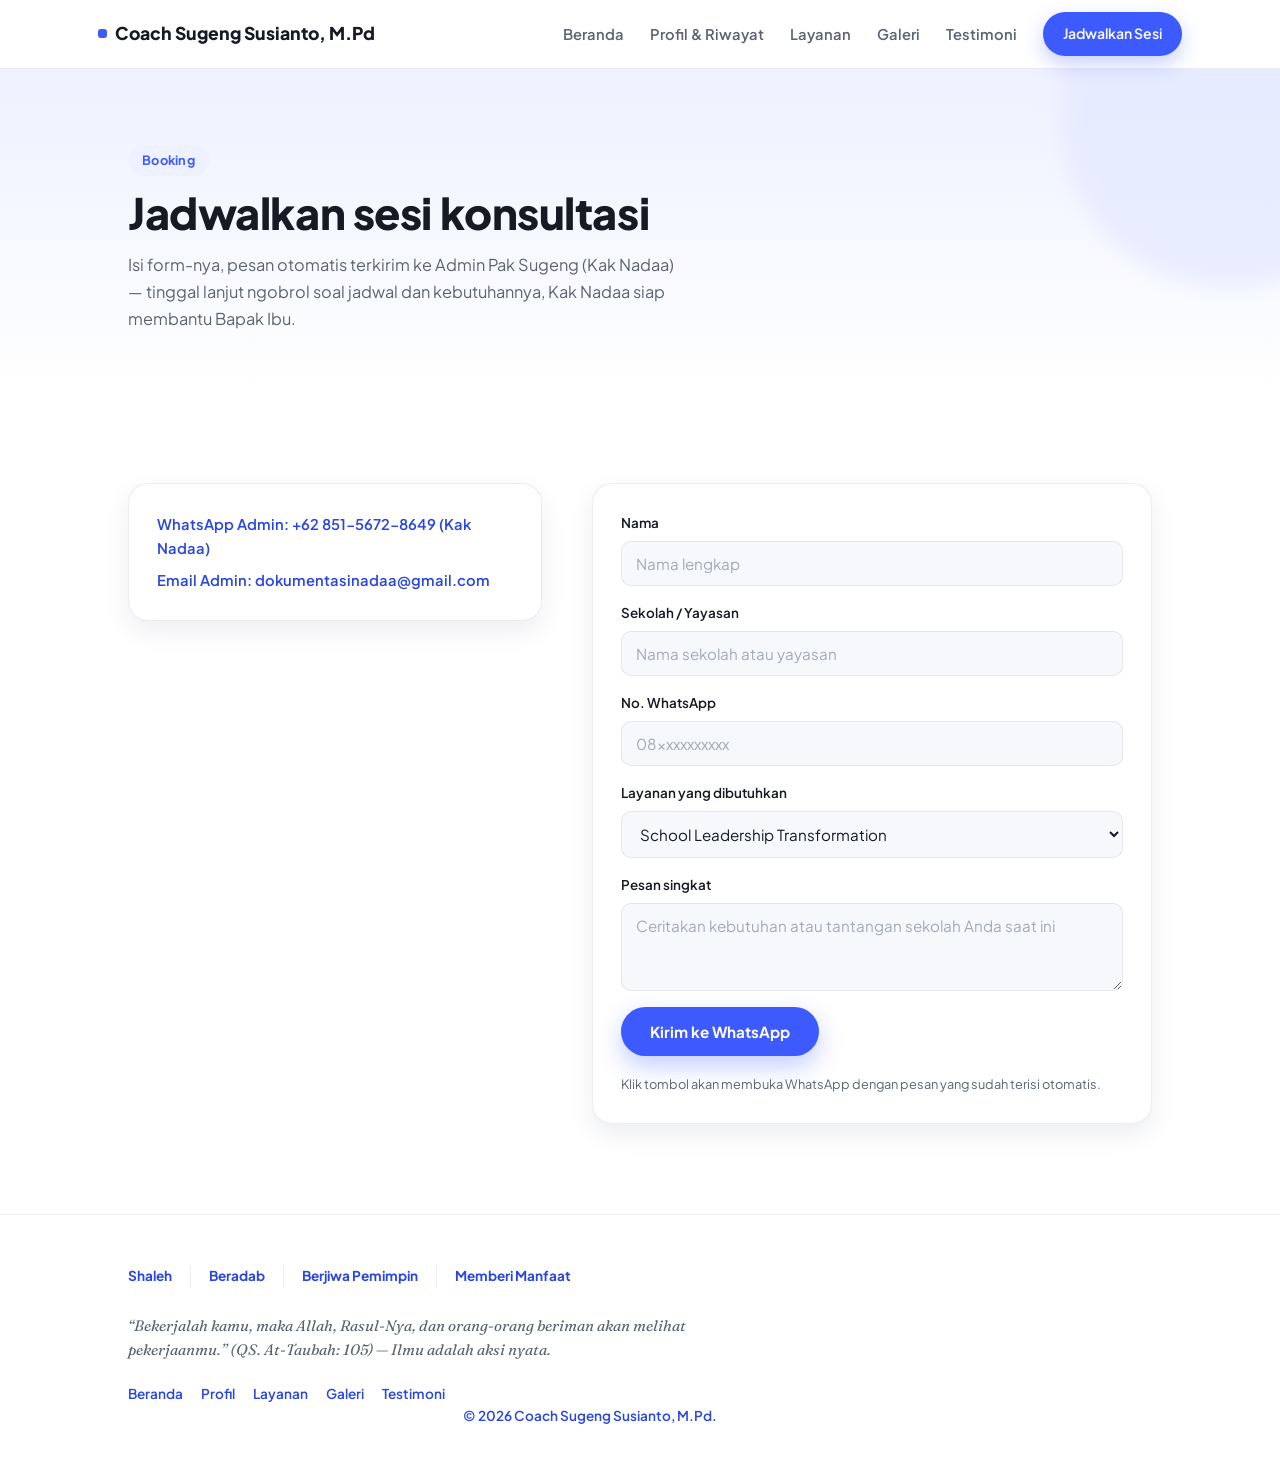
<file: profilecoachsugeng/kontak.html>
<!DOCTYPE html>
<html lang="id">
<head>
<meta charset="UTF-8">
<meta name="viewport" content="width=device-width, initial-scale=1.0">
<title>Kontak &amp; Booking — Coach Sugeng Susianto, M.Pd</title>
<link rel="stylesheet" href="style.css">
<style>
  .booking-grid{ display:grid; grid-template-columns: 0.85fr 1.15fr; gap: 50px; }
  .booking-info{ background: var(--white); border-radius: 20px; box-shadow: var(--shadow-sm); border: 1px solid var(--rule); padding: 28px; align-self:start; }
  .booking-info p{ color: var(--body-c); font-size: .96rem; margin-bottom: 22px; }
  .contact-line{ font-size: .92rem; color: var(--blue-deep); font-weight:600; }
  .contact-line + .contact-line{ margin-top: 8px; }
  form{ display:flex; flex-direction:column; gap: 16px; background: var(--white); border-radius: 20px; box-shadow: var(--shadow-sm); border: 1px solid var(--rule); padding: 28px; }
  .field{ display:flex; flex-direction:column; gap: 7px; }
  .field label{ font-size: .84rem; color: var(--ink); font-weight:600; }
  .field input, .field select, .field textarea{ background: var(--surface); border: 1px solid var(--rule); border-radius: 10px; color: var(--ink); padding: 12px 14px; font-family: "Plus Jakarta Sans", sans-serif; font-size: .95rem; }
  .field input::placeholder, .field textarea::placeholder{ color: #a3aab5; }
  .field input:focus, .field select:focus, .field textarea:focus{ outline: none; border-color: var(--blue); }
  textarea{ resize: vertical; min-height: 88px; }
  .form-note{ font-size: .8rem; color: var(--body-c); margin-top: 2px; }
  button.btn{ align-self:flex-start; }
  @media (max-width:860px){ .booking-grid{ grid-template-columns:1fr; gap:24px; } }
</style>
</head>
<body>

<nav>
  <div class="wrap">
    <a href="index.html" class="brand">Coach Sugeng Susianto, M.Pd</a>
    <div class="navlinks">
      <a href="index.html">Beranda</a>
      <a href="profil.html">Profil &amp; Riwayat</a>
      <a href="layanan.html">Layanan</a>
      <a href="galeri.html">Galeri</a>
      <a href="testimoni.html">Testimoni</a>
      <a href="kontak.html" class="navcta">Jadwalkan Sesi</a>
    </div>
  </div>
</nav>

<header class="page-hero">
  <div class="wrap">
    <div class="section-label">Booking</div>
    <h1>Jadwalkan sesi konsultasi</h1>
    <p>Isi form-nya, pesan otomatis terkirim ke Admin Pak Sugeng (Kak Nadaa) — tinggal lanjut ngobrol soal jadwal dan kebutuhannya, Kak Nadaa siap membantu Bapak Ibu.</p>
</header>
<section>
  <div class="wrap">
    <div class="booking-grid">
      <div class="booking-info">
        <div class="contact-line">WhatsApp Admin: +62 851-5672-8649 (Kak Nadaa)</div>
        <div class="contact-line">Email Admin: dokumentasinadaa@gmail.com</div>
      </div>
      <form id="bookingForm">
        <div class="field"><label for="nama">Nama</label><input type="text" id="nama" placeholder="Nama lengkap" required></div>
        <div class="field"><label for="instansi">Sekolah / Yayasan</label><input type="text" id="instansi" placeholder="Nama sekolah atau yayasan"></div>
        <div class="field"><label for="wa">No. WhatsApp</label><input type="tel" id="wa" placeholder="08xxxxxxxxxx" required></div>
        <div class="field">
          <label for="layanan">Layanan yang dibutuhkan</label>
          <select id="layanan">
            <option>School Leadership Transformation</option>
            <option>School HR Transformation</option>
            <option>Deep Learning &amp; HOTS School Program</option>
            <option>School Quality &amp; Curriculum Transformation</option>
            <option>Membangun Sekolah dari Nol</option>
            <option>Belum yakin — mau konsultasi dulu</option>
          </select>
        </div>
        <div class="field"><label for="pesan">Pesan singkat</label><textarea id="pesan" placeholder="Ceritakan kebutuhan atau tantangan sekolah Anda saat ini"></textarea></div>
        <button type="submit" class="btn btn-gold">Kirim ke WhatsApp</button>
        <div class="form-note">Klik tombol akan membuka WhatsApp dengan pesan yang sudah terisi otomatis.</div>
      </form>
    </div>
  </div>
</section>

<footer>
  <div class="wrap">
    <div class="values-row"><span>Shaleh</span><span>Beradab</span><span>Berjiwa Pemimpin</span><span>Memberi Manfaat</span></div>
    <p class="closing">“Bekerjalah kamu, maka Allah, Rasul-Nya, dan orang-orang beriman akan melihat pekerjaanmu.” (QS. At-Taubah: 105) — Ilmu adalah aksi nyata.</p>
    <div class="foot-links"><a href="index.html">Beranda</a><a href="profil.html">Profil</a><a href="layanan.html">Layanan</a><a href="galeri.html">Galeri</a><a href="testimoni.html">Testimoni</a><a 
    <p class="copy">© 2026 Coach Sugeng Susianto, M.Pd.</p>
  </div>
</footer>

<script>
  const WA_NUMBER = "6285156728649";
  document.getElementById('bookingForm').addEventListener('submit', function(e){
    e.preventDefault();
    const nama = document.getElementById('nama').value.trim();
    const instansi = document.getElementById('instansi').value.trim();
    const wa = document.getElementById('wa').value.trim();
    const layanan = document.getElementById('layanan').value;
    const pesan = document.getElementById('pesan').value.trim();
    let text = `Assalamu'alaikum Kak Nadaa, salam kenal yaa. Saya ${nama}`;
    if (instansi) text += ` dari ${instansi}`;
    text += `. Saya ingin menjadwalkan sesi konsultasi untuk layanan: ${layanan} dengan coach Sugeng`;
    if (pesan) text += `\n\nCatatan: ${pesan}`;
    text += `\n\nNo. WhatsApp saya: ${wa}. Terima kasih Kak Nadaa`;
    const url = `https://wa.me/${6285156728649}?text=${encodeURIComponent(text)}`;
    window.open(url, '_blank');
  });
</script>

</body>
</html>
</file>
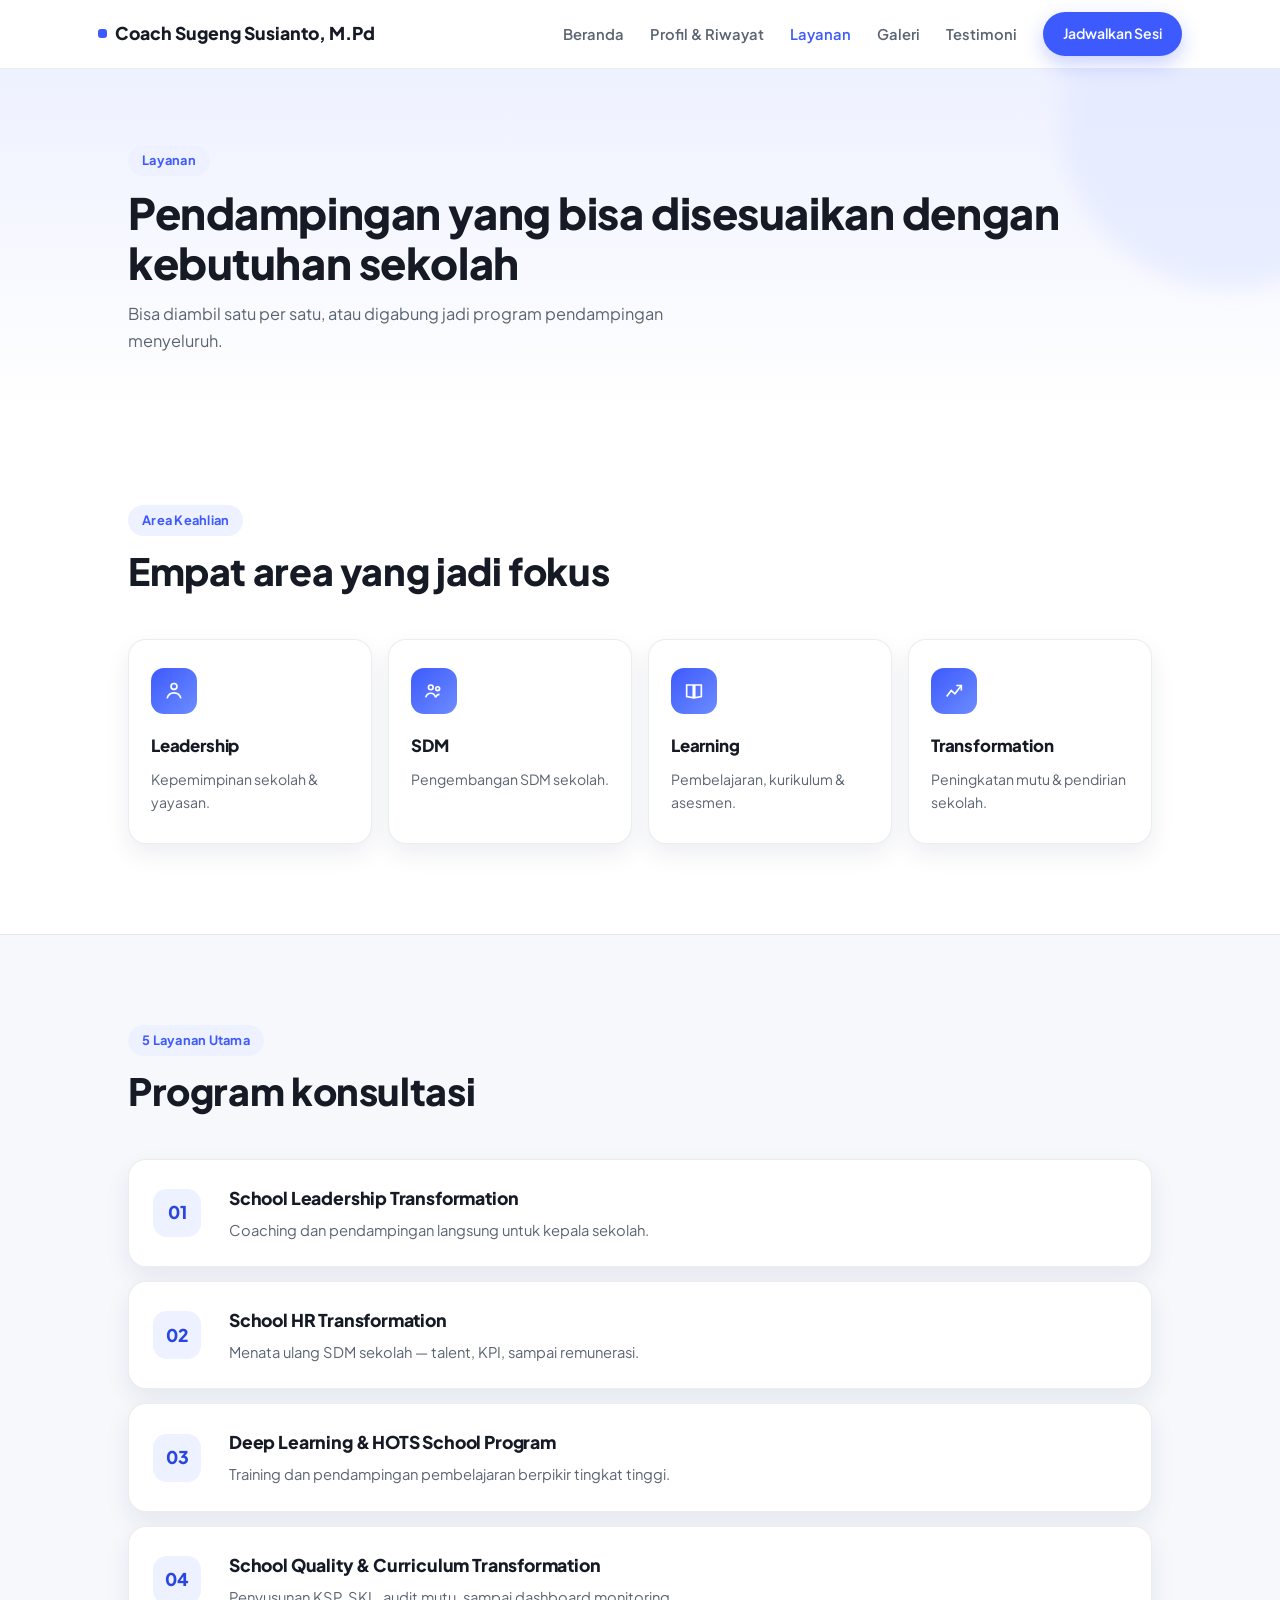
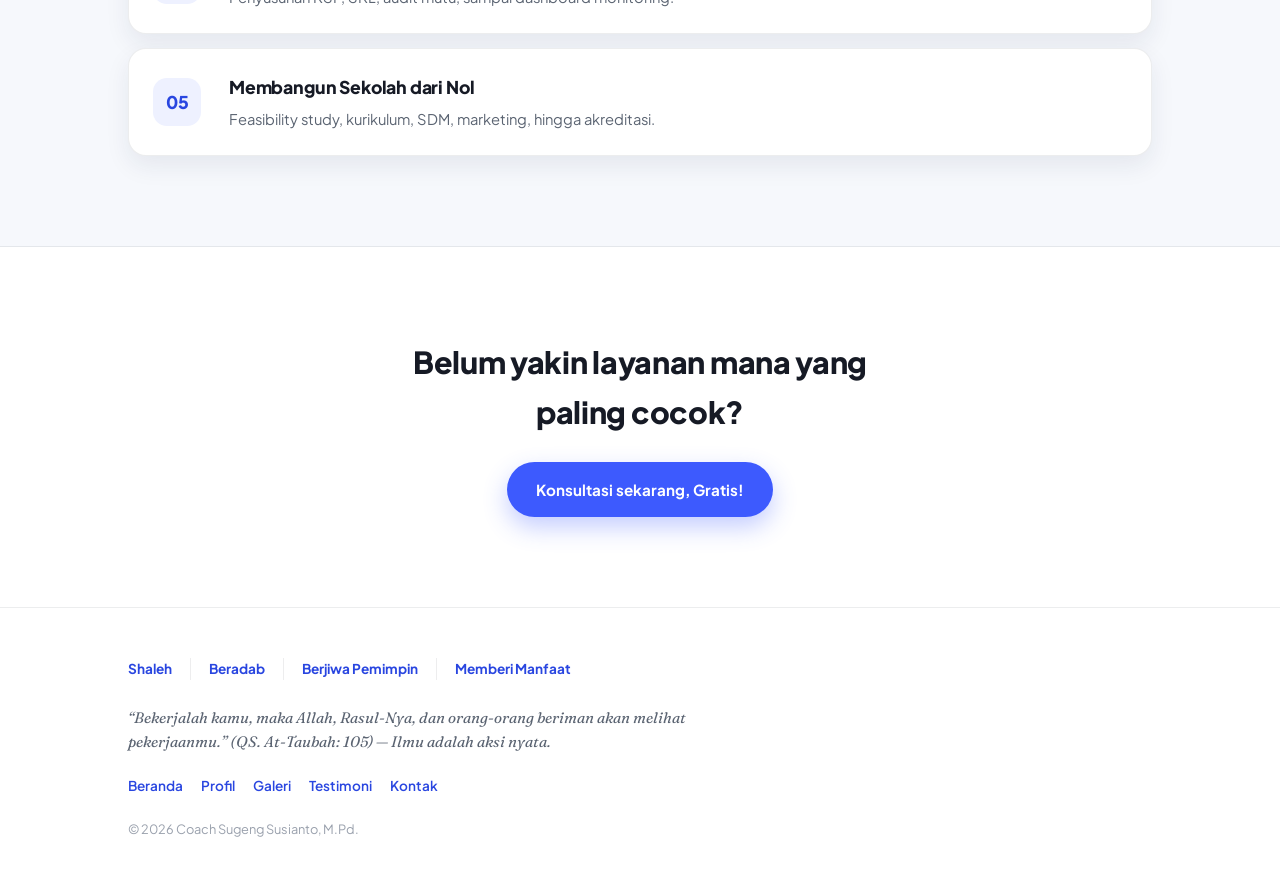
<file: profilecoachsugeng/layanan.html>
<!DOCTYPE html>
<html lang="id">
<head>
<meta charset="UTF-8">
<meta name="viewport" content="width=device-width, initial-scale=1.0">
<title>Layanan — Coach Sugeng Susianto, M.Pd</title>
<link rel="stylesheet" href="style.css">
</head>
<body>

<nav>
  <div class="wrap">
    <a href="index.html" class="brand">Coach Sugeng Susianto, M.Pd</a>
    <div class="navlinks">
      <a href="index.html">Beranda</a>
      <a href="profil.html">Profil &amp; Riwayat</a>
      <a href="layanan.html" class="active">Layanan</a>
      <a href="galeri.html">Galeri</a>
      <a href="testimoni.html">Testimoni</a>
      <a href="kontak.html" class="navcta">Jadwalkan Sesi</a>
    </div>
  </div>
</nav>

<header class="page-hero">
  <div class="wrap">
    <div class="section-label">Layanan</div>
    <h1>Pendampingan yang bisa disesuaikan dengan kebutuhan sekolah</h1>
    <p>Bisa diambil satu per satu, atau digabung jadi program pendampingan menyeluruh.</p>
  </div>
</header>

<section>
  <div class="wrap">
    <div class="section-head">
      <div class="section-label">Area Keahlian</div>
      <h2>Empat area yang jadi fokus</h2>
    </div>
    <div class="pillars">
      <div class="pillar">
        <div class="icon-badge"><svg viewBox="0 0 24 24"><circle cx="12" cy="7" r="3.2"/><path d="M4.5 20c1-4 4-6 7.5-6s6.5 2 7.5 6"/></svg></div>
        <h3>Leadership</h3>
        <p>Kepemimpinan sekolah &amp; yayasan.</p>
      </div>
      <div class="pillar">
        <div class="icon-badge"><svg viewBox="0 0 24 24"><circle cx="8.5" cy="8" r="2.6"/><circle cx="16" cy="9.5" r="2.1"/><path d="M3 19c.7-3 3-4.6 5.5-4.6S13 16 13.7 19"/><path d="M14 19c.5-2 1.8-3.3 4-3.3"/></svg></div>
        <h3>SDM</h3>
        <p>Pengembangan SDM sekolah.</p>
      </div>
      <div class="pillar">
        <div class="icon-badge"><svg viewBox="0 0 24 24"><path d="M4 5.5h7.2v14L4 18.2z"/><path d="M20 5.5h-7.2v14L20 18.2z"/></svg></div>
        <h3>Learning</h3>
        <p>Pembelajaran, kurikulum &amp; asesmen.</p>
      </div>
      <div class="pillar">
        <div class="icon-badge"><svg viewBox="0 0 24 24"><path d="M4 18 9 11.5 13 15 20 6"/><path d="M14.5 6H20v5.5"/></svg></div>
        <h3>Transformation</h3>
        <p>Peningkatan mutu &amp; pendirian sekolah.</p>
      </div>
    </div>
  </div>
</section>

<section style="background: var(--surface); border-top: 1px solid var(--rule); border-bottom: 1px solid var(--rule);">
  <div class="wrap">
    <div class="section-head">
      <div class="section-label">5 Layanan Utama</div>
      <h2>Program konsultasi</h2>
    </div>
    <div class="svc-list">
      <div class="svc"><div class="svc-num">01</div><div><h3>School Leadership Transformation</h3><p>Coaching dan pendampingan langsung untuk kepala sekolah.</p></div></div>
      <div class="svc"><div class="svc-num">02</div><div><h3>School HR Transformation</h3><p>Menata ulang SDM sekolah — talent, KPI, sampai remunerasi.</p></div></div>
      <div class="svc"><div class="svc-num">03</div><div><h3>Deep Learning &amp; HOTS School Program</h3><p>Training dan pendampingan pembelajaran berpikir tingkat tinggi.</p></div></div>
      <div class="svc"><div class="svc-num">04</div><div><h3>School Quality &amp; Curriculum Transformation</h3><p>Penyusunan KSP, SKL, audit mutu, sampai dashboard monitoring.</p></div></div>
      <div class="svc"><div class="svc-num">05</div><div><h3>Membangun Sekolah dari Nol</h3><p>Feasibility study, kurikulum, SDM, marketing, hingga akreditasi.</p></div></div>
    </div>
  </div>
</section>

<section style="text-align:center;">
  <div class="wrap">
    <h2 style="font-size: clamp(1.4rem,2.8vw,1.9rem); color: var(--ink); max-width: 480px; margin: 0 auto 24px;">Belum yakin layanan mana yang paling cocok?</h2>
    <a href="kontak.html" class="btn btn-gold">Konsultasi sekarang, Gratis!</a>
  </div>
</section>

<footer>
  <div class="wrap">
    <div class="values-row"><span>Shaleh</span><span>Beradab</span><span>Berjiwa Pemimpin</span><span>Memberi Manfaat</span></div>
    <p class="closing">“Bekerjalah kamu, maka Allah, Rasul-Nya, dan orang-orang beriman akan melihat pekerjaanmu.” (QS. At-Taubah: 105) — Ilmu adalah aksi nyata.</p>
    <div class="foot-links"><a href="index.html">Beranda</a><a href="profil.html">Profil</a><a href="galeri.html">Galeri</a><a href="testimoni.html">Testimoni</a><a href="kontak.html">Kontak</a></div>
    <p class="copy">© 2026 Coach Sugeng Susianto, M.Pd.</p>
  </div>
</footer>

</body>
</html>
</file>
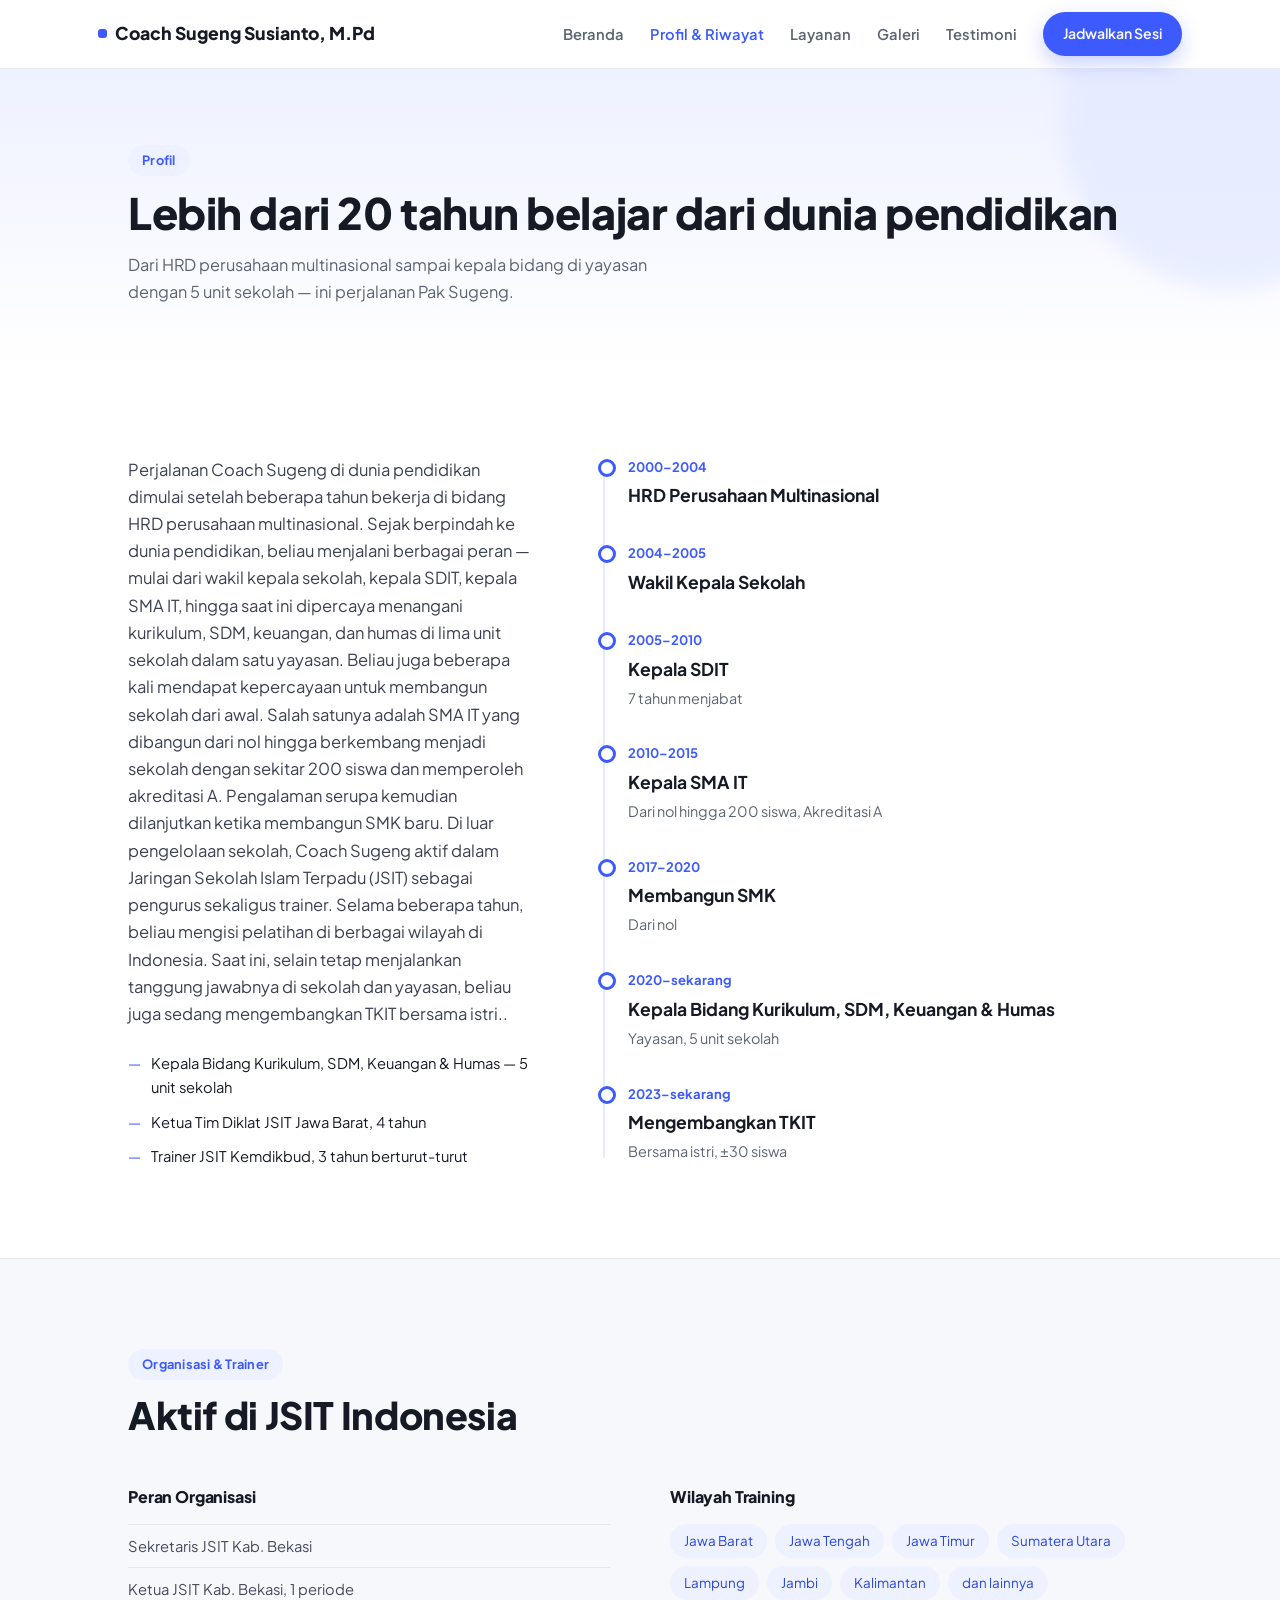
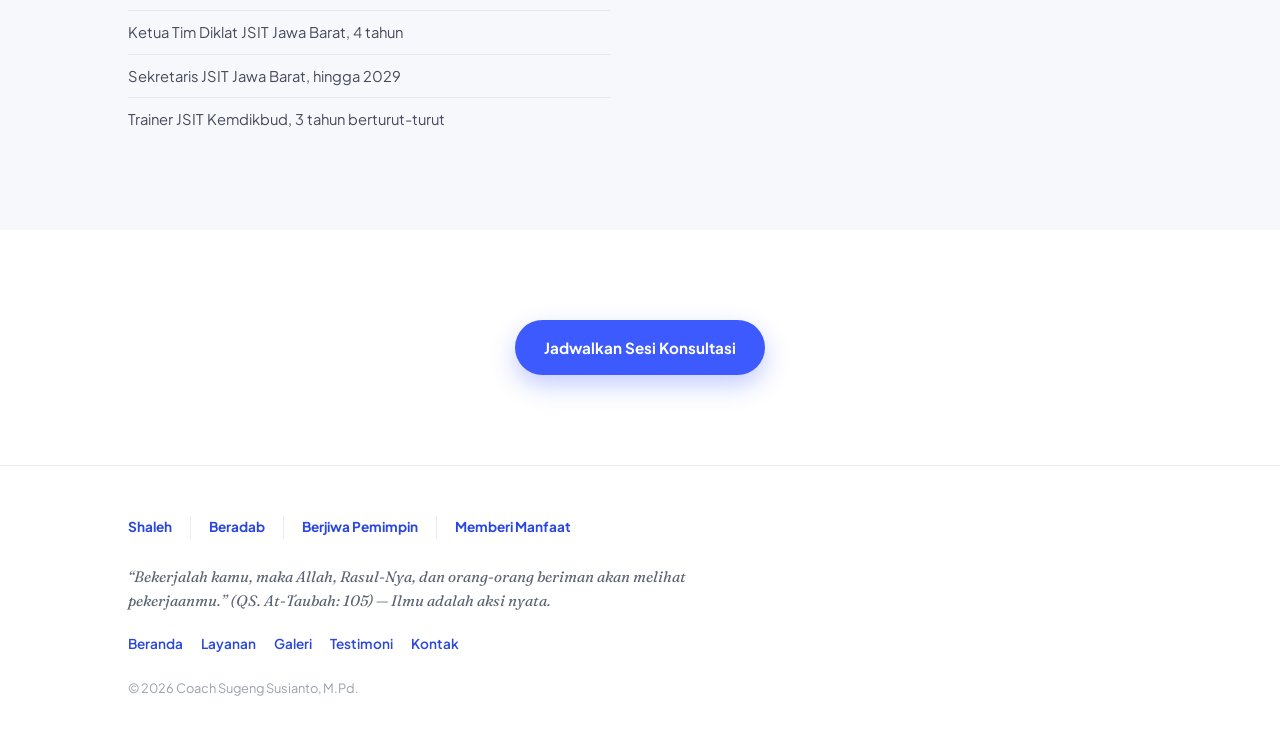
<file: profilecoachsugeng/profil.html>
<!DOCTYPE html>
<html lang="id">
<head>
<meta charset="UTF-8">
<meta name="viewport" content="width=device-width, initial-scale=1.0">
<title>Profil &amp; Riwayat — Coach Sugeng Susianto, M.Pd</title>
<link rel="stylesheet" href="style.css">
<style>
  .about-grid{ display:grid; grid-template-columns: 0.85fr 1.15fr; gap: 60px; align-items:start; }
  .about-copy p{ color: #3c4152; margin-bottom: 16px; }
  .credentials{ margin-top: 24px; display:flex; flex-direction:column; gap: 10px; }
  .credentials div{ display:flex; gap: 10px; font-size: .92rem; color: var(--ink); }
  .credentials div::before{ content:"—"; color: var(--blue); }
  .org-grid{ display:grid; grid-template-columns: 1fr 1fr; gap: 60px; }
  .org-grid h3{ font-size: 1rem; color: var(--ink); margin-bottom: 14px; }
  .org-grid ul{ list-style:none; margin:0; padding:0; }
  .org-grid li{ font-size: .92rem; color: #45495a; padding: 9px 0; border-top: 1px solid var(--rule); }
  .wilayah-tags{ display:flex; flex-wrap:wrap; gap:8px; margin-top: 4px; }
  .wilayah-tags span{ font-size: .84rem; color: var(--blue-deep); background: var(--blue-pale); border-radius: 100px; padding: 6px 14px; }
  @media (max-width:860px){ .about-grid,.org-grid{ grid-template-columns:1fr; gap:36px; } }
</style>
</head>
<body>

<nav>
  <div class="wrap">
    <a href="index.html" class="brand">Coach Sugeng Susianto, M.Pd</a>
    <div class="navlinks">
      <a href="index.html">Beranda</a>
      <a href="profil.html" class="active">Profil &amp; Riwayat</a>
      <a href="layanan.html">Layanan</a>
      <a href="galeri.html">Galeri</a>
      <a href="testimoni.html">Testimoni</a>
      <a href="kontak.html" class="navcta">Jadwalkan Sesi</a>
    </div>
  </div>
</nav>

<header class="page-hero">
  <div class="wrap">
    <div class="section-label">Profil</div>
    <h1>Lebih dari 20 tahun belajar dari dunia pendidikan</h1>
    <p>Dari HRD perusahaan multinasional sampai kepala bidang di yayasan dengan 5 unit sekolah — ini perjalanan Pak Sugeng.</p>
  </div>
</header>

<section>
  <div class="wrap">
    <div class="about-grid">
      <div class="about-copy">
        <p>Perjalanan Coach Sugeng di dunia pendidikan dimulai setelah beberapa tahun bekerja di bidang HRD perusahaan multinasional. Sejak berpindah ke dunia pendidikan, beliau menjalani berbagai peran — mulai dari wakil kepala sekolah, kepala SDIT, kepala SMA IT, hingga saat ini dipercaya menangani kurikulum, SDM, keuangan, dan humas di lima unit sekolah dalam satu yayasan. Beliau juga beberapa kali mendapat kepercayaan untuk membangun sekolah dari awal. Salah satunya adalah SMA IT yang dibangun dari nol hingga berkembang menjadi sekolah dengan sekitar 200 siswa dan memperoleh akreditasi A. Pengalaman serupa kemudian dilanjutkan ketika membangun SMK baru. Di luar pengelolaan sekolah, Coach Sugeng aktif dalam Jaringan Sekolah Islam Terpadu (JSIT) sebagai pengurus sekaligus trainer. Selama beberapa tahun, beliau mengisi pelatihan di berbagai wilayah di Indonesia. Saat ini, selain tetap menjalankan tanggung jawabnya di sekolah dan yayasan, beliau juga sedang mengembangkan TKIT bersama istri..</p>
        <div class="credentials">
          <div>Kepala Bidang Kurikulum, SDM, Keuangan &amp; Humas — 5 unit sekolah</div>
          <div>Ketua Tim Diklat JSIT Jawa Barat, 4 tahun</div>
          <div>Trainer JSIT Kemdikbud, 3 tahun berturut-turut</div>
        </div>
      </div>
      <div class="timeline">
        <div class="t-item"><div class="t-year">2000–2004</div><div class="t-role">HRD Perusahaan Multinasional</div></div>
        <div class="t-item"><div class="t-year">2004–2005</div><div class="t-role">Wakil Kepala Sekolah</div></div>
        <div class="t-item"><div class="t-year">2005–2010</div><div class="t-role">Kepala SDIT</div><div class="t-note">7 tahun menjabat</div></div>
        <div class="t-item"><div class="t-year">2010–2015</div><div class="t-role">Kepala SMA IT</div><div class="t-note">Dari nol hingga 200 siswa, Akreditasi A</div></div>
        <div class="t-item"><div class="t-year">2017–2020</div><div class="t-role">Membangun SMK</div><div class="t-note">Dari nol</div></div>
        <div class="t-item"><div class="t-year">2020–sekarang</div><div class="t-role">Kepala Bidang Kurikulum, SDM, Keuangan &amp; Humas</div><div class="t-note">Yayasan, 5 unit sekolah</div></div>
        <div class="t-item"><div class="t-year">2023–sekarang</div><div class="t-role">Mengembangkan TKIT</div><div class="t-note">Bersama istri, ±30 siswa</div></div>
      </div>
    </div>
  </div>
</section>

<section style="background: var(--surface); border-top: 1px solid var(--rule);">
  <div class="wrap">
    <div class="section-head">
      <div class="section-label">Organisasi &amp; Trainer</div>
      <h2>Aktif di JSIT Indonesia </h2>
    </div>
    <div class="org-grid">
      <div>
        <h3>Peran Organisasi</h3>
        <ul>
          <li>Sekretaris JSIT Kab. Bekasi</li>
          <li>Ketua JSIT Kab. Bekasi, 1 periode</li>
          <li>Ketua Tim Diklat JSIT Jawa Barat, 4 tahun</li>
          <li>Sekretaris JSIT Jawa Barat, hingga 2029</li>
          <li>Trainer JSIT Kemdikbud, 3 tahun berturut-turut</li>
        </ul>
      </div>
      <div>
        <h3>Wilayah Training</h3>
        <div class="wilayah-tags">
          <span>Jawa Barat</span><span>Jawa Tengah</span><span>Jawa Timur</span><span>Sumatera Utara</span><span>Lampung</span><span>Jambi</span><span>Kalimantan</span><span>dan lainnya</span>
        </div>
      </div>
    </div>
  </div>
</section>

<section style="text-align:center;">
  <div class="wrap">
    <a href="kontak.html" class="btn btn-gold">Jadwalkan Sesi Konsultasi</a>
  </div>
</section>

<footer>
  <div class="wrap">
    <div class="values-row"><span>Shaleh</span><span>Beradab</span><span>Berjiwa Pemimpin</span><span>Memberi Manfaat</span></div>
    <p class="closing">“Bekerjalah kamu, maka Allah, Rasul-Nya, dan orang-orang beriman akan melihat pekerjaanmu.” (QS. At-Taubah: 105) — Ilmu adalah aksi nyata.</p>
    <div class="foot-links"><a href="index.html">Beranda</a><a href="layanan.html">Layanan</a><a href="galeri.html">Galeri</a><a href="testimoni.html">Testimoni</a><a href="kontak.html">Kontak</a></div>
    <p class="copy">© 2026 Coach Sugeng Susianto, M.Pd.</p>
  </div>
</footer>

</body>
</html>
</file>
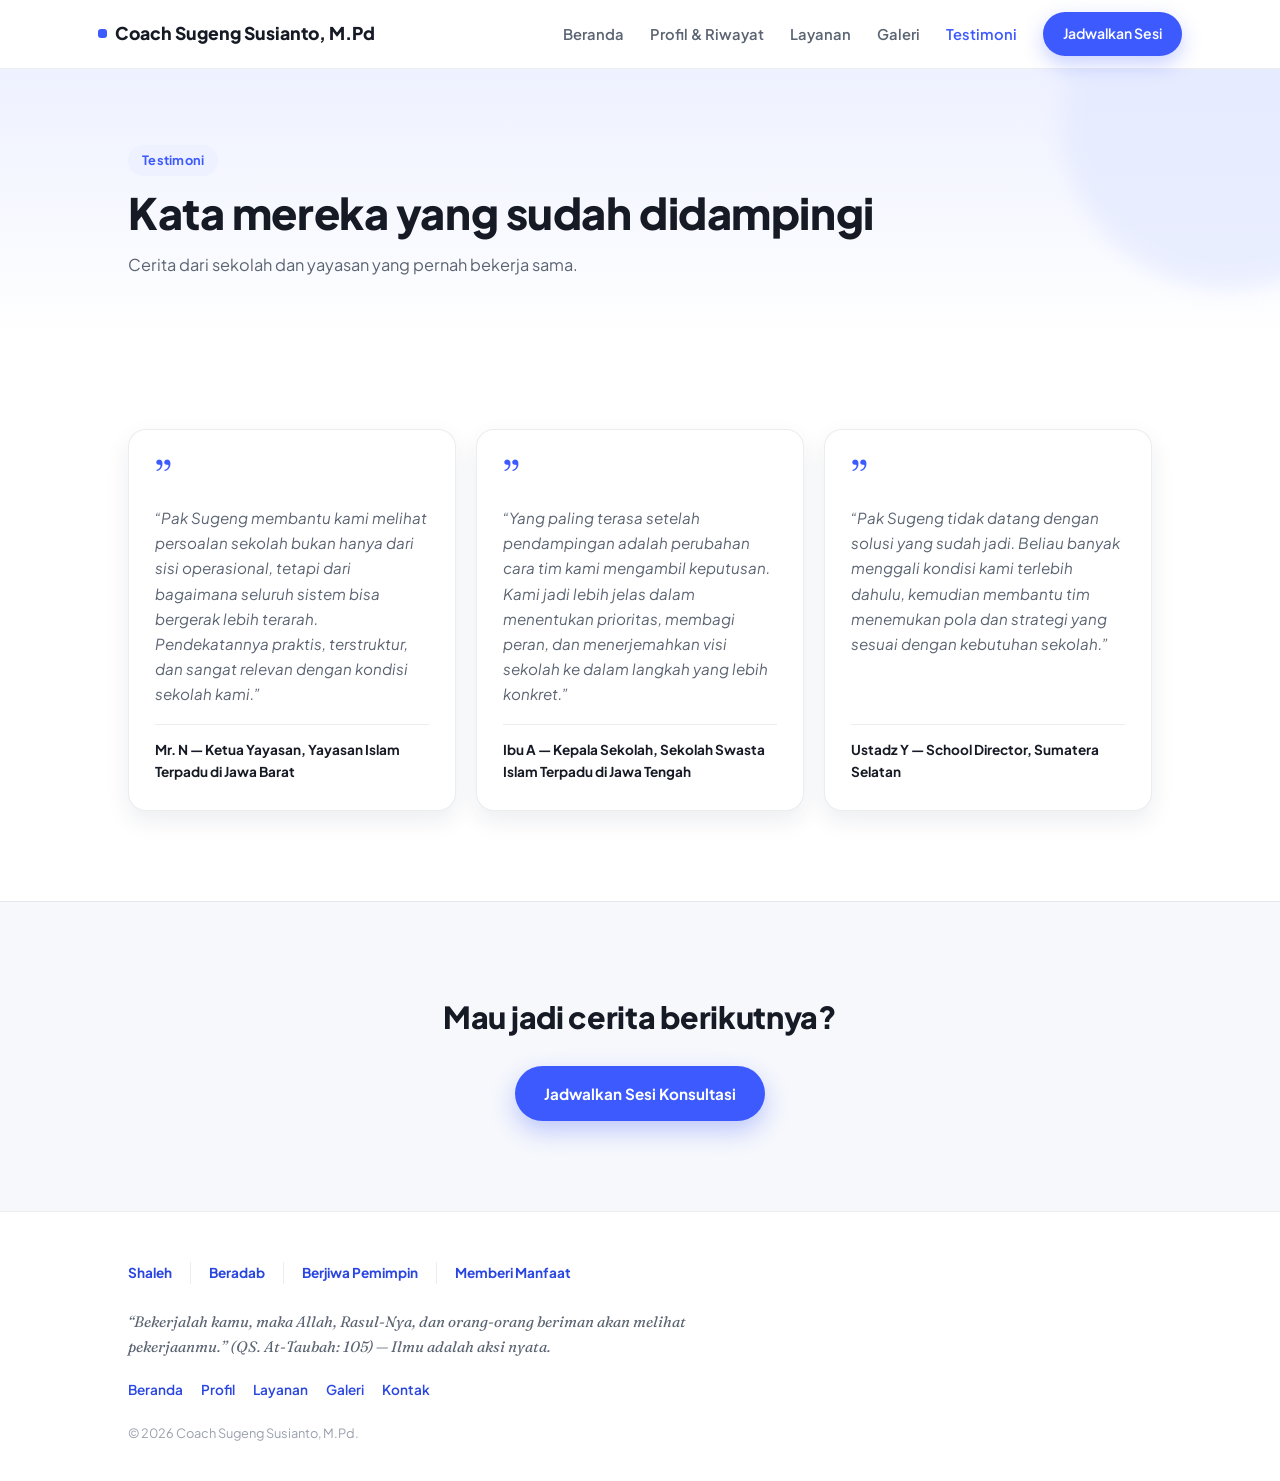
<file: profilecoachsugeng/testimoni.html>
<!DOCTYPE html>
<html lang="id">
<head>
<meta charset="UTF-8">
<meta name="viewport" content="width=device-width, initial-scale=1.0">
<title>Testimoni — Coach Sugeng Susianto, M.Pd</title>
<link rel="stylesheet" href="style.css">
<style>
  .gal-note{ background: var(--surface); border: 1px dashed var(--rule); border-radius: 10px; padding: 16px 20px; font-size: .88rem; color: var(--body-c); margin-bottom: 44px; }
  .test-grid{ display:grid; grid-template-columns: repeat(3,1fr); gap: 20px; }
  .test-card{ border-radius: 18px; background: var(--white); box-shadow: var(--shadow-sm); border: 1px solid var(--rule); padding: 26px; display:flex; flex-direction:column; }
  .test-card .mark{ font-family:"Fraunces", serif; font-size: 2.6rem; color: var(--blue); line-height: 1; }
  .test-card p.body{ margin-top: 8px; color: var(--body-c); font-size: .95rem; font-style: italic; flex-grow:1; }
  .test-card .who{ margin-top: 18px; font-size: .85rem; color: var(--ink); font-weight: 700; border-top: 1px solid var(--rule); padding-top: 14px; }
  @media (max-width: 860px){ .test-grid{ grid-template-columns: 1fr 1fr; } }
  @media (max-width: 560px){ .test-grid{ grid-template-columns: 1fr; } }
</style>
</head>
<body>

<nav>
  <div class="wrap">
    <a href="index.html" class="brand">Coach Sugeng Susianto, M.Pd</a>
    <div class="navlinks">
      <a href="index.html">Beranda</a>
      <a href="profil.html">Profil &amp; Riwayat</a>
      <a href="layanan.html">Layanan</a>
      <a href="galeri.html">Galeri</a>
      <a href="testimoni.html" class="active">Testimoni</a>
      <a href="kontak.html" class="navcta">Jadwalkan Sesi</a>
    </div>
  </div>
</nav>

<header class="page-hero">
  <div class="wrap">
    <div class="section-label">Testimoni</div>
    <h1>Kata mereka yang sudah didampingi</h1>
    <p>Cerita dari sekolah dan yayasan yang pernah bekerja sama.</p>
  </div>
</header>

<section>
  <div class="wrap">
    
    <div class="test-grid">
      <div class="test-card">
        <div class="mark">”</div>
        <p class="body">“Pak Sugeng membantu kami melihat persoalan sekolah bukan hanya dari sisi operasional, tetapi dari bagaimana seluruh sistem bisa bergerak lebih terarah. Pendekatannya praktis, terstruktur, dan sangat relevan dengan kondisi sekolah kami.”</p>
        <div class="who">Mr. N — Ketua Yayasan, Yayasan Islam Terpadu di Jawa Barat</div>
      </div>
      <div class="test-card">
        <div class="mark">”</div>
        <p class="body">“Yang paling terasa setelah pendampingan adalah perubahan cara tim kami mengambil keputusan. Kami jadi lebih jelas dalam menentukan prioritas, membagi peran, dan menerjemahkan visi sekolah ke dalam langkah yang lebih konkret.”</p>
        <div class="who">Ibu A — Kepala Sekolah, Sekolah Swasta Islam Terpadu di Jawa Tengah</div>
      </div>
      <div class="test-card">
        <div class="mark">”</div>
        <p class="body">“Pak Sugeng tidak datang dengan solusi yang sudah jadi. Beliau banyak menggali kondisi kami terlebih dahulu, kemudian membantu tim menemukan pola dan strategi yang sesuai dengan kebutuhan sekolah.”</p>
        <div class="who">Ustadz Y — School Director, Sumatera Selatan</div>
      </div>
    </div>
  </div>
</section>

<section style="text-align:center; background: var(--surface); border-top: 1px solid var(--rule);">
  <div class="wrap">
    <h2 style="font-size: clamp(1.4rem,2.8vw,1.9rem); color: var(--ink); max-width: 480px; margin: 0 auto 24px;">Mau jadi cerita berikutnya?</h2>
    <a href="kontak.html" class="btn btn-gold">Jadwalkan Sesi Konsultasi</a>
  </div>
</section>

<footer>
  <div class="wrap">
    <div class="values-row"><span>Shaleh</span><span>Beradab</span><span>Berjiwa Pemimpin</span><span>Memberi Manfaat</span></div>
    <p class="closing">“Bekerjalah kamu, maka Allah, Rasul-Nya, dan orang-orang beriman akan melihat pekerjaanmu.” (QS. At-Taubah: 105) — Ilmu adalah aksi nyata.</p>
    <div class="foot-links"><a href="index.html">Beranda</a><a href="profil.html">Profil</a><a href="layanan.html">Layanan</a><a href="galeri.html">Galeri</a><a href="kontak.html">Kontak</a></div>
    <p class="copy">© 2026 Coach Sugeng Susianto, M.Pd.</p>
  </div>
</footer>

</body>
</html>
</file>
<file: profilecoachsugeng/style.css>
@import url('https://fonts.googleapis.com/css2?family=Plus+Jakarta+Sans:wght@400;500;600;700;800&family=Fraunces:opsz,wght@9..144,500;9..144,600&display=swap');

:root{
  --ink: #161a25;
  --body-c: #5b6472;
  --blue: #3d5afe;
  --blue-2: #6c8cff;
  --blue-deep: #2946e0;
  --blue-pale: #eef1ff;
  --blue-pale-2: #e3e9ff;
  --surface: #f6f8fc;
  --white: #ffffff;
  --rule: rgba(22,26,37,0.08);
  --shadow: 0 20px 45px rgba(30,40,80,0.09);
  --shadow-sm: 0 10px 24px rgba(30,40,80,0.08);
  --max: 1080px;
}

*{ box-sizing: border-box; }
html{ scroll-behavior: smooth; }
body{
  margin:0;
  background: var(--white);
  color: var(--ink);
  font-family: "Plus Jakarta Sans", sans-serif;
  font-size: 16.5px;
  line-height: 1.65;
  -webkit-font-smoothing: antialiased;
}
h1,h2,h3{ font-family: "Plus Jakarta Sans", sans-serif; font-weight: 800; margin: 0; color: var(--ink); letter-spacing: -0.01em; }
p{ margin: 0; }
a{ color: inherit; }
img{ max-width:100%; display:block; }
.wrap{ max-width: var(--max); margin: 0 auto; padding: 0 28px; }
::selection{ background: var(--blue-pale-2); color: var(--blue-deep); }

/* ---------- nav ---------- */
nav{ position: sticky; top:0; z-index: 40; background: rgba(255,255,255,0.9); backdrop-filter: blur(8px); border-bottom: 1px solid var(--rule); }
nav .wrap{ display:flex; align-items:center; justify-content:space-between; height: 68px; max-width: 1140px; }
.brand{ color: var(--ink); font-size: 1.1rem; font-weight: 800; text-decoration: none; display:flex; align-items:center; gap:8px; }
.brand::before{ content:""; width:9px; height:9px; border-radius:3px; background: var(--blue); display:inline-block; }
.navlinks{ display:flex; align-items:center; gap: 26px; }
.navlinks a{ color: var(--body-c); text-decoration:none; font-size: .92rem; font-weight: 600; transition: color .2s ease; }
.navlinks a:hover{ color: var(--blue); }
.navlinks a.active{ color: var(--blue); }
.navcta{ background: var(--blue); color: var(--white) !important; padding: 10px 20px; border-radius: 100px; font-weight: 700; font-size: .88rem !important; box-shadow: 0 8px 20px rgba(61,90,254,0.28); transition: transform .15s ease, box-shadow .15s ease; }
.navcta:hover{ transform: translateY(-1px); box-shadow: 0 10px 24px rgba(61,90,254,0.36); color: var(--white) !important; }
@media (max-width:840px){ .navlinks a:not(.navcta){ display:none; } }

/* ---------- generic section ---------- */
section{ padding: 90px 0; }
.section-head{ max-width: 600px; margin-bottom: 46px; }
.section-label{ display:inline-block; font-size: .8rem; font-weight: 700; letter-spacing:.02em; color: var(--blue); margin-bottom: 12px; padding: 5px 14px; background: var(--blue-pale); border-radius: 100px; }
.section-head h2{ font-size: clamp(1.7rem, 3vw, 2.35rem); line-height: 1.2; color: var(--ink); }
.section-head p{ margin-top: 14px; color: var(--body-c); font-size: 1rem; max-width: 540px; }
.section-head.center{ margin-left:auto; margin-right:auto; text-align:center; }

/* ---------- page hero (inner pages) ---------- */
.page-hero{ position:relative; background: linear-gradient(180deg, var(--blue-pale) 0%, var(--white) 100%); padding: 76px 0 60px; overflow:hidden; }
.page-hero::before{ content:""; position:absolute; top:-120px; right:-120px; width:340px; height:340px; background: var(--blue-pale-2); border-radius: 50%; filter: blur(10px); opacity:.7; }
.page-hero .wrap{ position:relative; }
.page-hero h1{ font-size: clamp(2rem, 4vw, 2.7rem); line-height: 1.15; }
.page-hero p{ margin-top: 14px; color: var(--body-c); max-width: 560px; font-size: 1.02rem; }

/* ---------- buttons ---------- */
.btn{ display:inline-block; padding: 14px 28px; font-weight: 700; font-size: .95rem; border-radius: 100px; text-decoration:none; cursor:pointer; border: 1px solid transparent; font-family: "Plus Jakarta Sans", sans-serif; transition: transform .15s ease, box-shadow .15s ease, background .15s ease, border-color .15s ease, color .15s ease; }
.btn-gold{ background: var(--blue); color: var(--white); box-shadow: 0 10px 24px rgba(61,90,254,0.3); }
.btn-gold:hover{ background: var(--blue-deep); transform: translateY(-2px); box-shadow: 0 14px 28px rgba(61,90,254,0.36); }
.btn-ghost{ background: var(--white); color: var(--ink); border-color: var(--rule); }
.btn-ghost:hover{ border-color: var(--blue); color: var(--blue); }
.btn-ghost.dark{ color: var(--ink); border-color: var(--rule); }
.btn-ghost.dark:hover{ border-color: var(--blue); color: var(--blue); }
.btn-white{ background: var(--white); color: var(--blue-deep); box-shadow: var(--shadow-sm); }
.btn-white:hover{ transform: translateY(-2px); }
.btn-outline-white{ background: transparent; color: var(--white); border-color: rgba(255,255,255,0.5); }
.btn-outline-white:hover{ border-color: var(--white); }

/* ---------- quote strip ---------- */
.quote-strip{ padding: 60px 0; text-align:center; background: var(--surface); }
.quote-strip blockquote{ font-family: "Fraunces", serif; font-style: italic; font-weight: 500; font-size: clamp(1.15rem, 2.2vw, 1.45rem); max-width: 640px; margin: 0 auto; line-height: 1.5; color: var(--ink); }
.quote-strip cite{ display:block; margin-top: 16px; font-style: normal; font-size: .85rem; color: var(--blue); font-weight: 700; }

/* ---------- timeline (profil page) ---------- */
.timeline{ position:relative; padding-left: 30px; }
.timeline::before{ content:""; position:absolute; left: 5px; top: 6px; bottom: 6px; width: 2px; background: var(--blue-pale-2); border-radius: 2px; }
.t-item{ position: relative; padding-bottom: 32px; }
.t-item:last-child{ padding-bottom:0; }
.t-item::before{ content:""; position:absolute; left: -30px; top: 3px; width: 12px; height:12px; border-radius:50%; background: var(--white); border: 3px solid var(--blue); }
.t-year{ font-size: .82rem; font-weight:700; color: var(--blue); }
.t-role{ font-size: 1.1rem; font-weight:700; margin-top: 4px; color: var(--ink); }
.t-note{ font-size: .9rem; color: var(--body-c); margin-top: 3px; font-weight:400; }

/* ---------- pillars ---------- */
.pillars{ display:grid; grid-template-columns: repeat(4,1fr); gap: 16px; }
.pillar{ padding: 28px 22px; border-radius: 18px; background: var(--white); box-shadow: var(--shadow-sm); border: 1px solid var(--rule); }
.pillar .icon-badge{ width: 46px; height: 46px; border-radius: 13px; background: linear-gradient(135deg, var(--blue) 0%, var(--blue-2) 100%); display:flex; align-items:center; justify-content:center; margin-bottom: 18px; }
.pillar svg{ width: 22px; height: 22px; stroke: var(--white); fill:none; stroke-width: 1.8; }
.pillar h3{ font-size: 1.05rem; color: var(--ink); }
.pillar p{ font-size: .88rem; color: var(--body-c); margin-top: 8px; font-weight:400; }

/* ---------- services ---------- */
.svc-list{ display:flex; flex-direction:column; gap: 14px; }
.svc{ display:grid; grid-template-columns: 56px 1fr; gap: 20px; padding: 24px; border-radius: 18px; background: var(--white); box-shadow: var(--shadow-sm); border: 1px solid var(--rule); align-items:center; }
.svc-num{ width:48px; height:48px; border-radius: 14px; background: var(--blue-pale); color: var(--blue-deep); font-weight: 800; font-size: 1.1rem; display:flex; align-items:center; justify-content:center; }
.svc h3{ font-size: 1.1rem; color: var(--ink); }
.svc p{ font-size: .92rem; color: var(--body-c); margin-top: 5px; font-weight:400; }

/* ---------- footer ---------- */
footer{ background: var(--white); color: var(--ink); padding: 50px 0 36px; border-top: 1px solid var(--rule); }
.values-row{ display:flex; flex-wrap:wrap; margin-bottom: 26px; }
.values-row span{ font-size: .85rem; font-weight:700; color: var(--blue-deep); padding: 0 18px 0 0; margin-right: 18px; border-right: 1px solid var(--rule); }
.values-row span:last-child{ border-right:none; }
footer .closing{ font-family: "Fraunces", serif; font-style: italic; color: var(--body-c); font-size: .95rem; max-width: 580px; line-height: 1.6; }
footer .copy{ margin-top: 22px; font-size: .8rem; color: #9aa1ad; }
.foot-links{ margin-top: 20px; display:flex; gap: 18px; flex-wrap:wrap; }
.foot-links a{ font-size: .85rem; color: var(--blue-deep); text-decoration:none; font-weight: 600; }
.foot-links a:hover{ text-decoration:underline; }

/* ---------- CTA banner (used across pages) ---------- */
.cta-banner{ position:relative; overflow:hidden; background: linear-gradient(135deg, var(--blue) 0%, var(--blue-deep) 100%); border-radius: 28px; padding: 52px 44px; color: var(--white); }
.cta-banner::before{ content:""; position:absolute; top:-60px; right:-60px; width:220px; height:220px; background: rgba(255,255,255,0.14); border-radius:50%; }
.cta-banner::after{ content:""; position:absolute; bottom:-80px; left:20%; width:180px; height:180px; background: rgba(255,255,255,0.08); border-radius:50%; }
.cta-banner .inner{ position:relative; display:flex; align-items:center; justify-content:space-between; gap: 30px; flex-wrap:wrap; }
.cta-banner h2{ color: var(--white); font-size: clamp(1.4rem, 2.6vw, 1.9rem); }
.cta-banner p{ color: rgba(255,255,255,0.85); margin-top: 8px; max-width: 420px; }
.cta-banner .btns{ display:flex; gap: 12px; flex-wrap:wrap; }

@media (max-width: 860px){
  .pillars{ grid-template-columns: 1fr 1fr; }
  section{ padding: 60px 0; }
  .cta-banner .inner{ flex-direction:column; align-items:flex-start; }
}
@media (max-width: 520px){
  .pillars{ grid-template-columns: 1fr; }
  .wrap{ padding: 0 20px; }
  .cta-banner{ padding: 36px 24px; }
  .smart-photo{
  border-radius:24px;
  overflow:hidden;
}

.smart-photo img{
  width:100%;
  display:block;
  height:auto;
}
}
</file>
